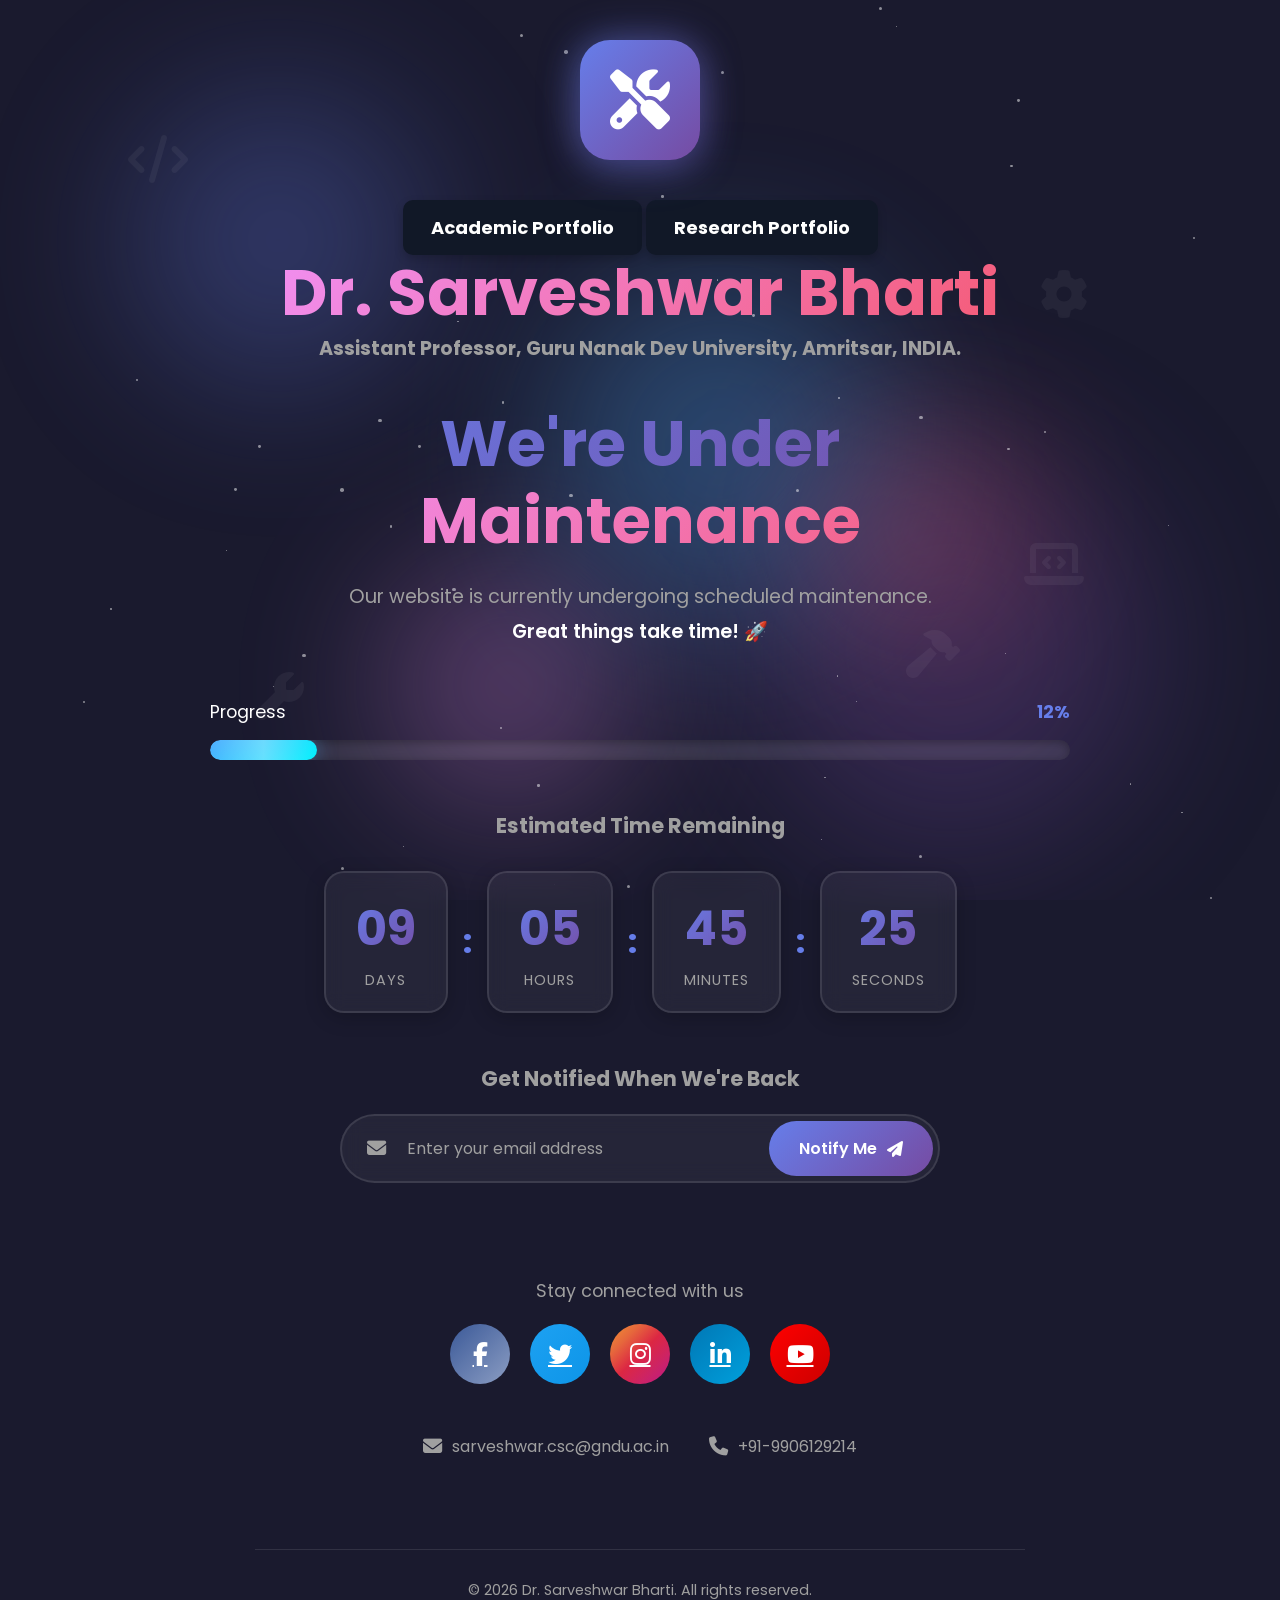
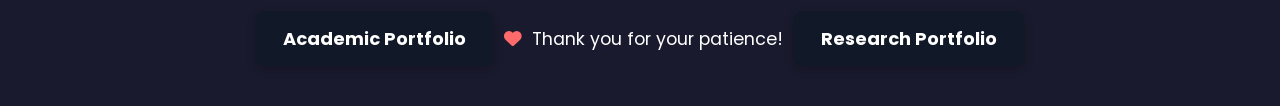
<file: index.html>
<!DOCTYPE html>
<html lang="en">
<head>
    <meta charset="UTF-8">
    <meta name="viewport" content="width=device-width, initial-scale=1.0">
    <title>Under Maintenance - We'll Be Back Soon!</title>
    <meta name="description" content="Our website is currently under maintenance. We'll be back soon with exciting updates!">
    
    <!-- Favicon -->
    <link rel="icon" type="image/png" href="data:image/svg+xml,<svg xmlns='http://www.w3.org/2000/svg' viewBox='0 0 100 100'><text y='.9em' font-size='90'>🔧</text></svg>">
    
    <!-- Font Awesome -->
    <link rel="stylesheet" href="https://cdnjs.cloudflare.com/ajax/libs/font-awesome/6.4.0/css/all.min.css">
    
    <!-- Google Fonts -->
    <link href="https://fonts.googleapis.com/css2?family=Poppins:wght@300;400;600;700&display=swap" rel="stylesheet">
    
    <!-- Stylesheet -->
    <link rel="stylesheet" href="css/style.css">
<!-- publications button formatting-->
<style>

.pub-btn {

    display: inline-block;
    padding: 14px 28px;
    background: #111827;
    color: white;
    text-decoration: none;
    border-radius: 10px;
    font-size: 18px;
    font-weight: bold;

    transition: all 0.3s ease;

    box-shadow: 0 4px 10px rgba(0,0,0,0.2);

}

.pub-btn:hover {

    background: #2563eb;

    transform: translateY(-4px) scale(1.05);

    box-shadow: 0 8px 18px rgba(0,0,0,0.3);

}

.pub-btn:active {

    transform: scale(0.95);

}

</style>


    
</head>
<body>
    <!-- Animated Background -->
    <div class="background">
        <div class="shape shape-1"></div>
        <div class="shape shape-2"></div>
        <div class="shape shape-3"></div>
        <div class="shape shape-4"></div>
        <div class="shape shape-5"></div>
    </div>

    <!-- Particles Background -->
    <div id="particles"></div>

    <!-- Main Container -->
    <div class="container">
        <!-- Logo/Icon Section -->
        <div class="logo-section">
            <div class="construction-icon">
                <i class="fas fa-tools"></i>
            </div>
        </div>

        <!-- Main Content -->
        <div class="content">
            <a href="#" class="pub-btn">
    Academic Portfolio
</a>
<a href="publications.html" class="pub-btn">
    Research Portfolio
</a>
            
            <!-- Heading -->
            <h1 class="main-heading">
                <span class="highlight">Dr. Sarveshwar Bharti</span>
            <p class="subtitle">
                Assistant Professor, Guru Nanak Dev University, Amritsar, INDIA. 
                <br>
            </p>

                
                <span class="gradient-text">We're Under</span>
                <span class="highlight">Maintenance</span>
            </h1>

            <!-- Subtitle -->
            <p class="subtitle">
                Our website is currently undergoing scheduled maintenance. 
                <br>
                <span class="emphasis">We'll be back soon with exciting updates!</span>
            </p>
            

            <!-- Progress Bar -->
            <div class="progress-section">
                <div class="progress-text">
                    <span>Progress</span>
                    <span class="progress-percentage">0%</span>
                </div>
                <div class="progress-bar">
                    <div class="progress-fill" id="progressFill"></div>
                    <div class="progress-glow"></div>
                </div>
            </div>

            <!-- Countdown Timer -->
            <div class="countdown-section">
                <h3>Estimated Time Remaining</h3>
                <div class="countdown">
                    <div class="countdown-item">
                        <div class="countdown-value" id="days">00</div>
                        <div class="countdown-label">Days</div>
                    </div>
                    <div class="countdown-separator">:</div>
                    <div class="countdown-item">
                        <div class="countdown-value" id="hours">00</div>
                        <div class="countdown-label">Hours</div>
                    </div>
                    <div class="countdown-separator">:</div>
                    <div class="countdown-item">
                        <div class="countdown-value" id="minutes">00</div>
                        <div class="countdown-label">Minutes</div>
                    </div>
                    <div class="countdown-separator">:</div>
                    <div class="countdown-item">
                        <div class="countdown-value" id="seconds">00</div>
                        <div class="countdown-label">Seconds</div>
                    </div>
                </div>
            </div>

            <!-- Notify Me Section -->
            <div class="notify-section">
                <h3>Get Notified When We're Back</h3>
                <form class="notify-form" id="notifyForm">
                    <div class="input-group">
                        <i class="fas fa-envelope input-icon"></i>
                        <input 
                            type="email" 
                            id="emailInput" 
                            placeholder="Enter your email address" 
                            required
                        >
                        <button type="submit" class="notify-btn">
                            <span>Notify Me</span>
                            <i class="fas fa-paper-plane"></i>
                        </button>
                    </div>
                </form>
                <div class="form-message" id="formMessage"></div>
            </div>

            <!-- Social Links -->
            <div class="social-section">
                <p>Stay connected with us</p>
                <div class="social-links">
                    <a href="#" class="social-link facebook" title="Facebook">
                        <i class="fab fa-facebook-f"></i>
                    </a>
                    <a href="#" class="social-link twitter" title="Twitter">
                        <i class="fab fa-twitter"></i>
                    </a>
                    <a href="#" class="social-link instagram" title="Instagram">
                        <i class="fab fa-instagram"></i>
                    </a>
                    <a href="https://www.linkedin.com/in/dr-sarveshwar-bharti-488406100" class="social-link linkedin" title="LinkedIn">
                        <i class="fab fa-linkedin-in"></i>
                    </a>
                    <a href="#" class="social-link youtube" title="YouTube">
                        <i class="fab fa-youtube"></i>
                    </a>
                </div>
            </div>

            <!-- Contact Info -->
            <div class="contact-info">
                <div class="contact-item">
                    <i class="fas fa-envelope"></i>
                    <a href="mailto:sarveshwar.csc@gndu.ac.in">sarveshwar.csc@gndu.ac.in</a>
                </div>
                <div class="contact-item">
                    <i class="fas fa-phone"></i>
                    <a href="tel:+919906129214">+91-9906129214</a>
                </div>
            </div>
        </div>

        <!-- Footer -->
        <footer class="footer">
            <p>&copy; 2026 Dr. Sarveshwar Bharti. All rights reserved.</p>
            <p class="thank-you">
                <a href="#" class="pub-btn">
    Academic Portfolio
</a>
                <i class="fas fa-heart heartbeat"></i>
                Thank you for your patience!
                <a href="publications.html" class="pub-btn">
    Research Portfolio
</a>
            </p>
        </footer>
    </div>

    <!-- Floating Elements -->
    <div class="floating-icons">
        <i class="fas fa-code floating-icon icon-1"></i>
        <i class="fas fa-laptop-code floating-icon icon-2"></i>
        <i class="fas fa-cog floating-icon icon-3"></i>
        <i class="fas fa-wrench floating-icon icon-4"></i>
        <i class="fas fa-hammer floating-icon icon-5"></i>
    </div>

    <!-- Mouse Follower -->
    <div class="cursor-glow" id="cursorGlow"></div>

    <!-- JavaScript -->
    <script src="js/script.js"></script>
</body>
</html>
</file>
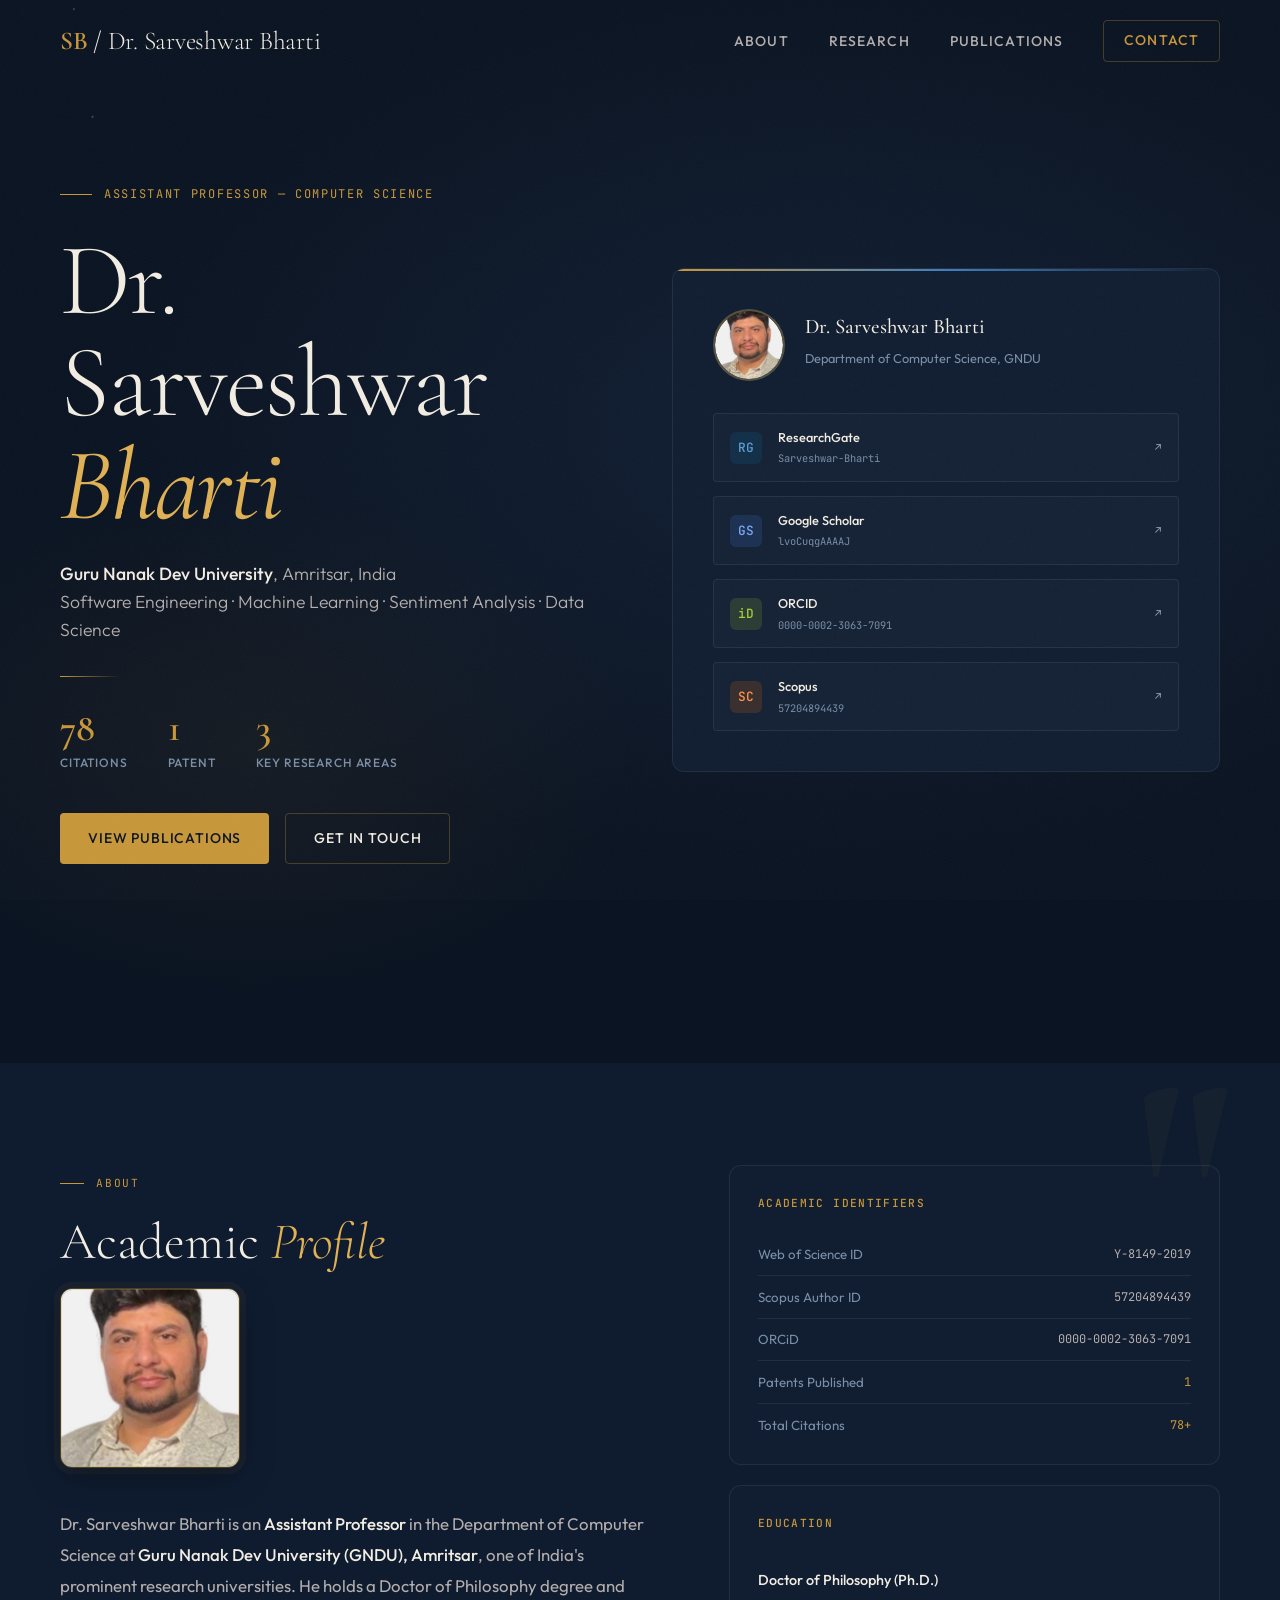
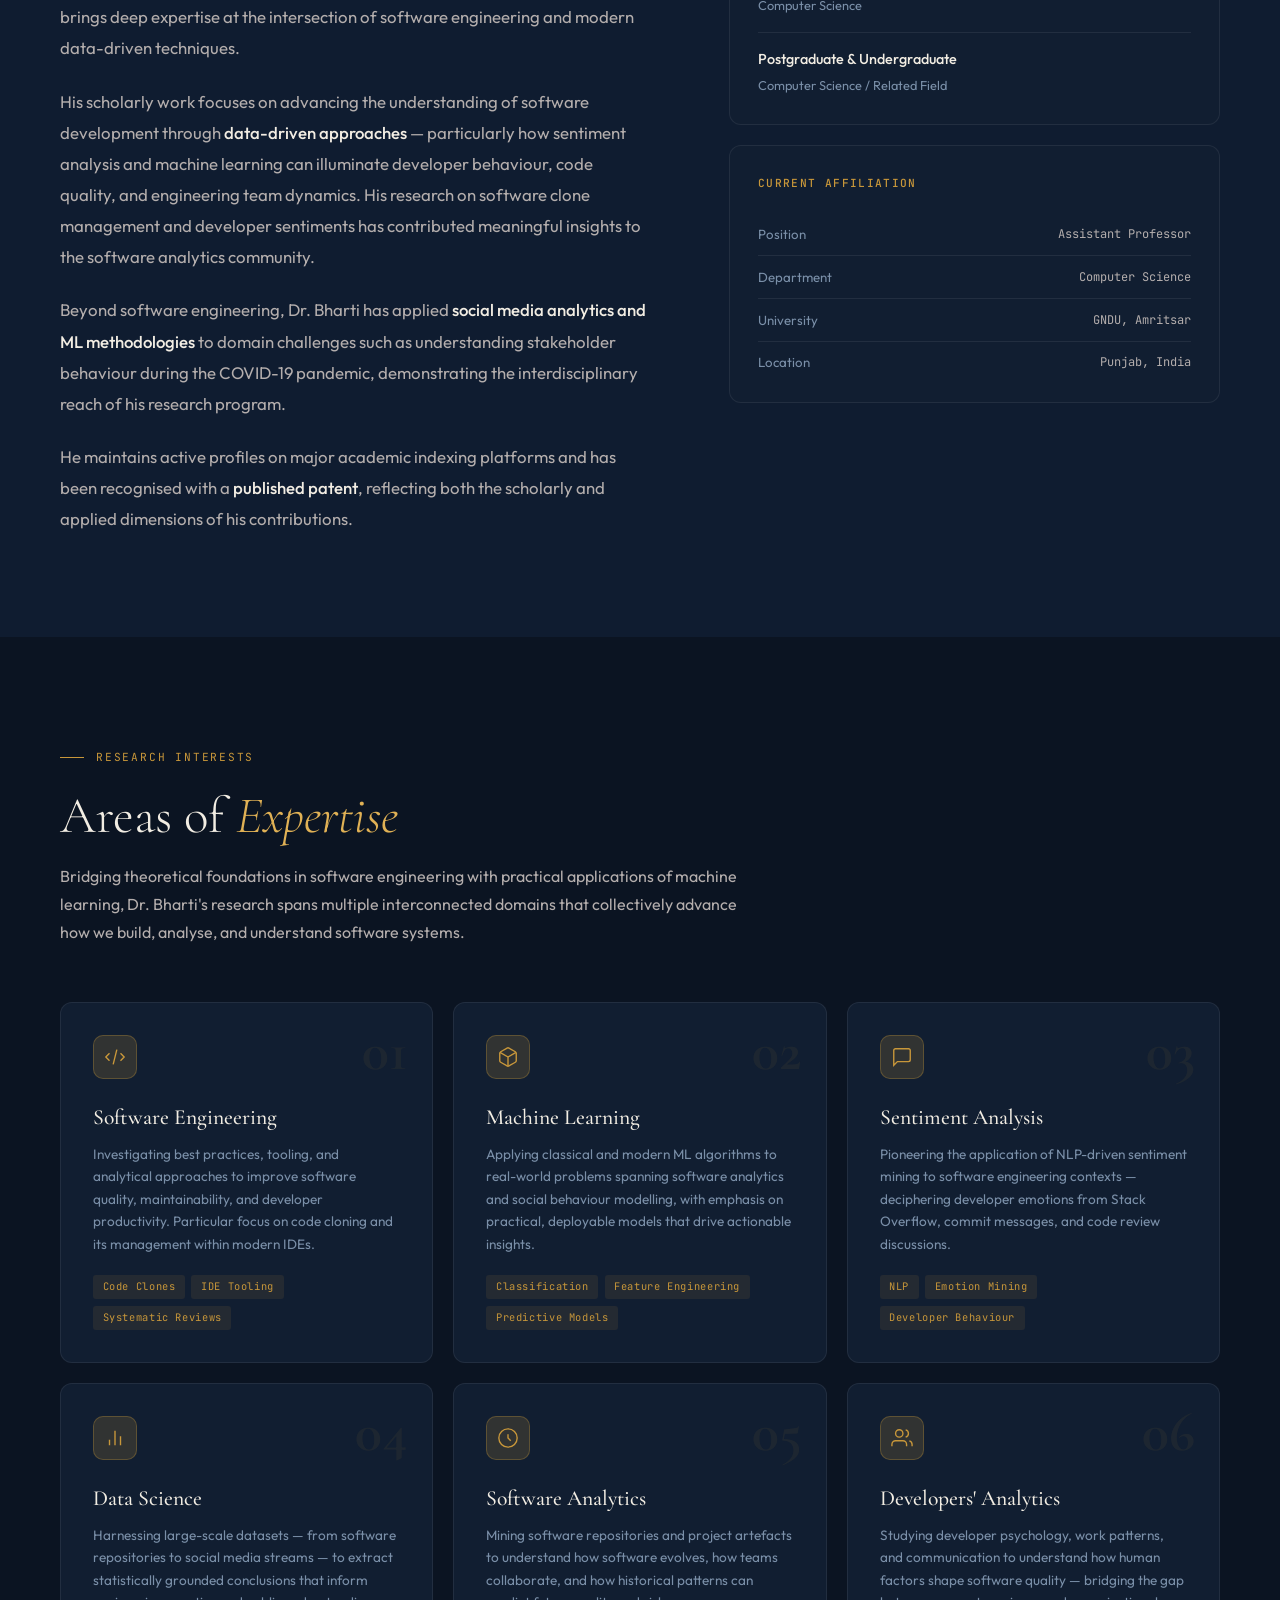
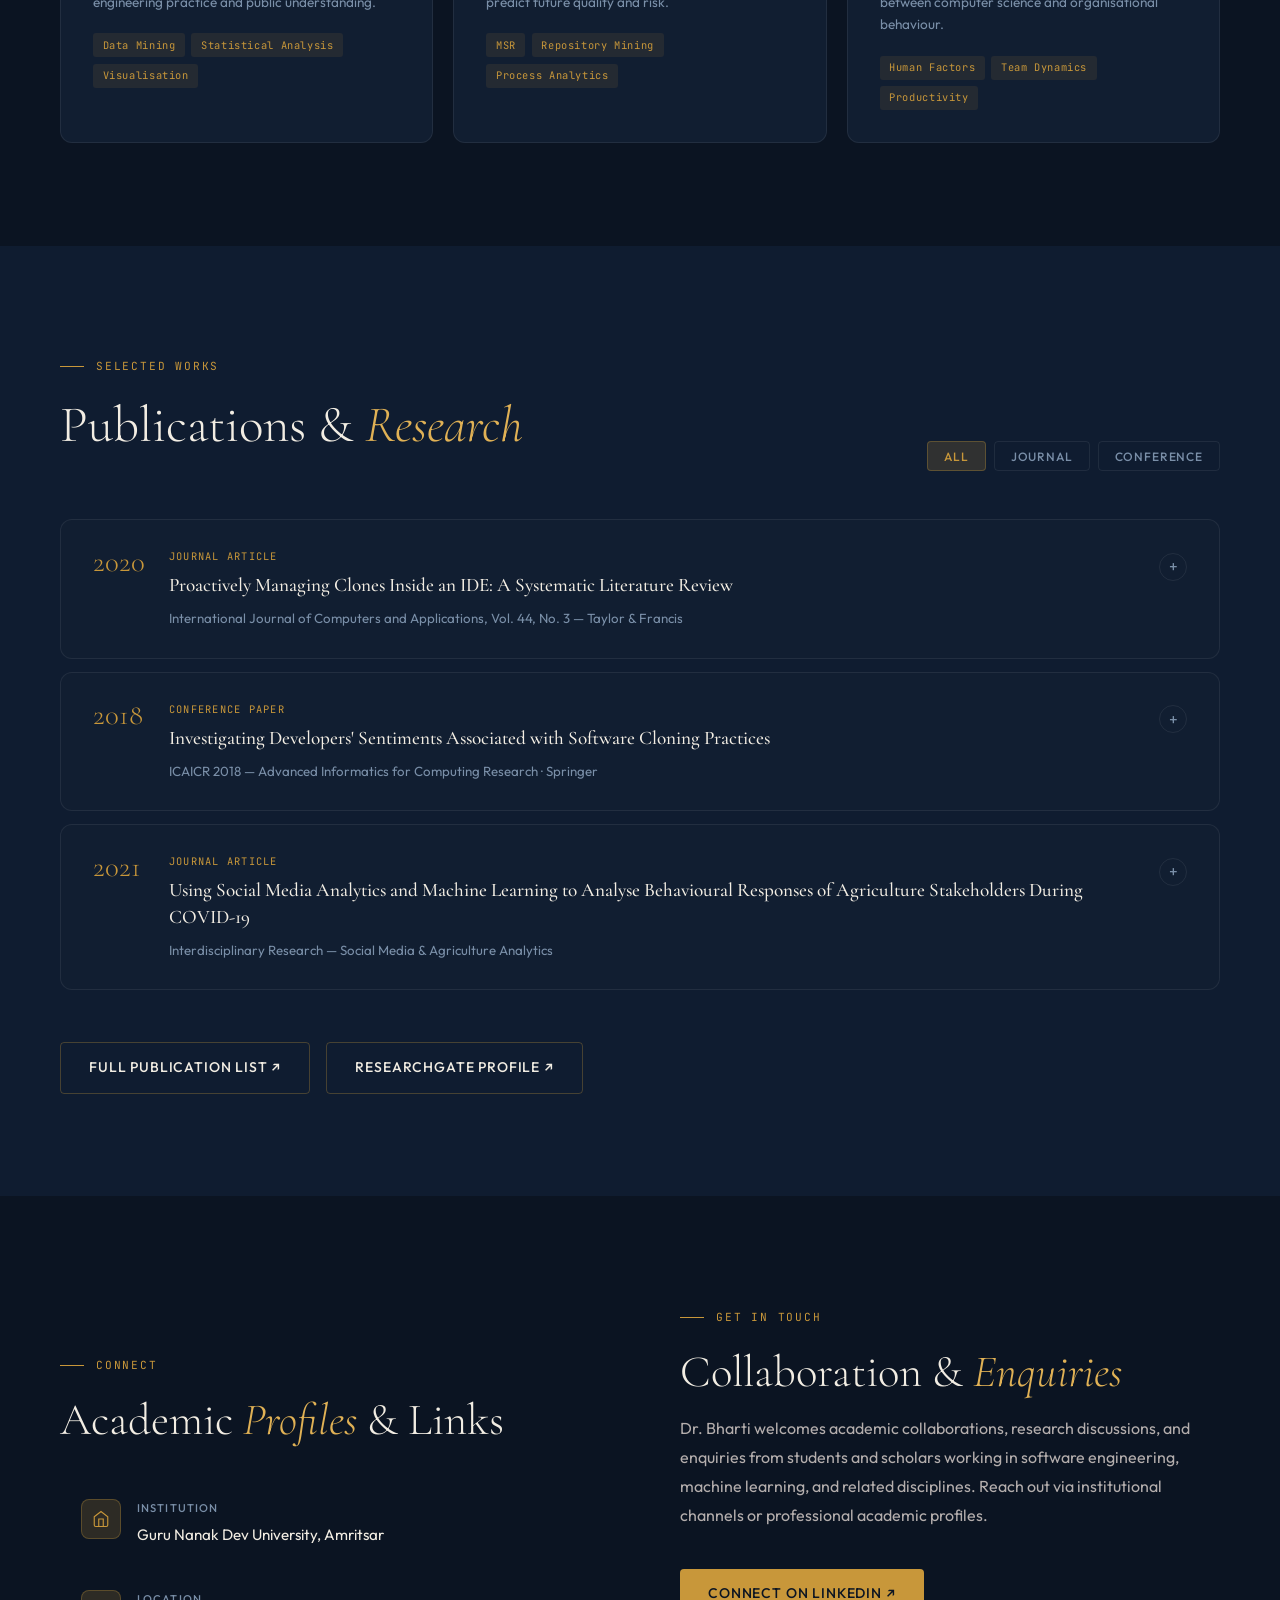
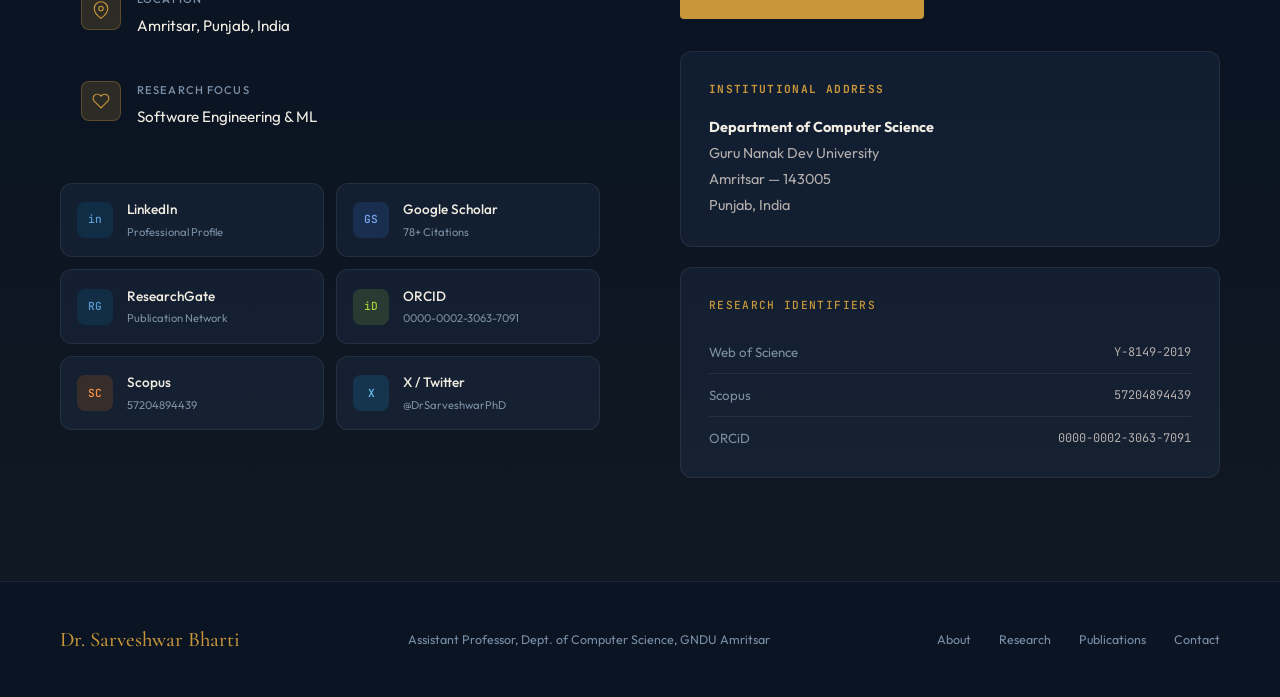
<file: index1.html>
<!DOCTYPE html>
<html lang="en">
<head>
  <meta charset="UTF-8">
  <meta name="viewport" content="width=device-width, initial-scale=1.0">
  <title>Dr. Sarveshwar Bharti — Computer Science, GNDU</title>
  <meta name="description" content="Dr. Sarveshwar Bharti — Assistant Professor, Department of Computer Science, Guru Nanak Dev University, Amritsar. Research in Software Engineering, Machine Learning, Sentiment Analysis.">
  <link rel="preconnect" href="https://fonts.googleapis.com">
  <link rel="preconnect" href="https://fonts.gstatic.com" crossorigin>
  <link href="https://fonts.googleapis.com/css2?family=Cormorant+Garamond:ital,wght@0,300;0,400;0,500;0,600;0,700;1,300;1,400;1,500;1,600&family=Outfit:wght@300;400;500;600&family=JetBrains+Mono:wght@300;400;500&display=swap" rel="stylesheet">

  <style>
    /* ─── TOKENS ─────────────────────────────────────────── */
    :root {
      --bg:          #0B1422;
      --bg-2:        #0F1C30;
      --bg-card:     #111E31;
      --gold:        #C8973A;
      --gold-light:  #E0B155;
      --gold-dim:    rgba(200,151,58,.18);
      --gold-border: rgba(200,151,58,.30);
      --ivory:       #F2EDE3;
      --ivory-muted: #B4AEAD;
      --slate:       #7A8FA8;
      --accent-blue: #3D7FBF;
      --border:      rgba(255,255,255,.07);

      --fs-display: clamp(3.8rem, 8vw, 7.5rem);
      --fs-h2:      clamp(2rem, 4vw, 3.2rem);
      --fs-h3:      clamp(1.25rem, 2vw, 1.6rem);
      --fs-body:    1rem;
      --fs-small:   .875rem;

      --radius: 4px;
      --radius-lg: 12px;
      --transition: 0.3s cubic-bezier(.4,0,.2,1);

      --max-w: 1240px;
    }

    /* ─── RESET ──────────────────────────────────────────── */
    *, *::before, *::after { box-sizing: border-box; margin: 0; padding: 0; }
    html { scroll-behavior: smooth; }
    body {
      font-family: 'Outfit', sans-serif;
      background: var(--bg);
      color: var(--ivory);
      line-height: 1.7;
      overflow-x: hidden;
      -webkit-font-smoothing: antialiased;
    }
    a { color: inherit; text-decoration: none; }
    ul { list-style: none; }
    img { display: block; max-width: 100%; }

    /* ─── GRAIN OVERLAY ───────────────────────────────────── */
    body::before {
      content: '';
      position: fixed;
      inset: 0;
      pointer-events: none;
      z-index: 9999;
      opacity: .03;
      background-image: url("data:image/svg+xml,%3Csvg viewBox='0 0 256 256' xmlns='http://www.w3.org/2000/svg'%3E%3Cfilter id='noise'%3E%3CfeTurbulence type='fractalNoise' baseFrequency='0.9' numOctaves='4' stitchTiles='stitch'/%3E%3C/filter%3E%3Crect width='100%25' height='100%25' filter='url(%23noise)'/%3E%3C/svg%3E");
      background-size: 200px;
    }

    /* ─── SCROLLBAR ───────────────────────────────────────── */
    ::-webkit-scrollbar { width: 4px; }
    ::-webkit-scrollbar-track { background: var(--bg); }
    ::-webkit-scrollbar-thumb { background: var(--gold-border); border-radius: 2px; }

    /* ─── UTILITY ─────────────────────────────────────────── */
    .container { max-width: var(--max-w); margin-inline: auto; padding-inline: clamp(1.25rem, 5vw, 2.5rem); }
    .gold-text { color: var(--gold); }
    .mono { font-family: 'JetBrains Mono', monospace; }

    .reveal {
      opacity: 0;
      transform: translateY(28px);
      transition: opacity .7s ease, transform .7s ease;
    }
    .reveal.visible {
      opacity: 1;
      transform: none;
    }
    .reveal-delay-1 { transition-delay: .1s; }
    .reveal-delay-2 { transition-delay: .2s; }
    .reveal-delay-3 { transition-delay: .3s; }
    .reveal-delay-4 { transition-delay: .4s; }
    .reveal-delay-5 { transition-delay: .5s; }

    /* ─── NAV ─────────────────────────────────────────────── */
    #nav {
      position: fixed;
      top: 0; left: 0; right: 0;
      z-index: 1000;
      transition: background var(--transition), backdrop-filter var(--transition), box-shadow var(--transition);
      padding: 1.25rem 0;
    }
    #nav.scrolled {
      background: rgba(11,20,34,.9);
      backdrop-filter: blur(16px) saturate(160%);
      box-shadow: 0 1px 0 var(--border);
    }
    #nav .container {
      display: flex;
      align-items: center;
      justify-content: space-between;
    }
    .nav-logo {
      font-family: 'Cormorant Garamond', serif;
      font-size: 1.6rem;
      font-weight: 600;
      letter-spacing: -.01em;
      color: var(--gold);
      line-height: 1;
    }
    .nav-logo span { color: var(--ivory); font-weight: 300; }
    .nav-links {
      display: flex;
      gap: 2.5rem;
      align-items: center;
    }
    .nav-links a {
      font-size: .875rem;
      font-weight: 500;
      letter-spacing: .08em;
      text-transform: uppercase;
      color: var(--ivory-muted);
      transition: color var(--transition);
      position: relative;
    }
    .nav-links a::after {
      content: '';
      position: absolute;
      bottom: -2px; left: 0; right: 0;
      height: 1px;
      background: var(--gold);
      transform: scaleX(0);
      transform-origin: left;
      transition: transform var(--transition);
    }
    .nav-links a:hover { color: var(--ivory); }
    .nav-links a:hover::after { transform: scaleX(1); }

    .nav-cta {
      display: inline-flex;
      align-items: center;
      gap: .5rem;
      padding: .5rem 1.25rem;
      border: 1px solid var(--gold-border);
      border-radius: var(--radius);
      font-size: .8rem;
      font-weight: 500;
      letter-spacing: .08em;
      text-transform: uppercase;
      color: var(--gold) !important;
      transition: background var(--transition), border-color var(--transition) !important;
    }
    .nav-cta:hover { background: var(--gold-dim); border-color: var(--gold) !important; }
    .nav-cta::after { display: none !important; }

    .nav-hamburger {
      display: none;
      flex-direction: column;
      gap: 5px;
      cursor: pointer;
      padding: .5rem;
    }
    .nav-hamburger span {
      display: block; width: 24px; height: 1.5px;
      background: var(--ivory);
      transition: transform var(--transition), opacity var(--transition);
    }
    .nav-hamburger.active span:nth-child(1) { transform: translateY(6.5px) rotate(45deg); }
    .nav-hamburger.active span:nth-child(2) { opacity: 0; }
    .nav-hamburger.active span:nth-child(3) { transform: translateY(-6.5px) rotate(-45deg); }

    .nav-mobile {
      display: none;
      position: fixed;
      inset: 0;
      background: rgba(11,20,34,.97);
      backdrop-filter: blur(20px);
      z-index: 999;
      flex-direction: column;
      align-items: center;
      justify-content: center;
      gap: 2rem;
    }
    .nav-mobile.open { display: flex; }
    .nav-mobile a {
      font-family: 'Cormorant Garamond', serif;
      font-size: 2.5rem;
      font-weight: 300;
      color: var(--ivory-muted);
      transition: color var(--transition);
    }
    .nav-mobile a:hover { color: var(--gold); }

    /* ─── HERO ────────────────────────────────────────────── */
    #hero {
      position: relative;
      min-height: 100vh;
      display: flex;
      align-items: center;
      overflow: hidden;
      padding-top: 5rem;
    }

    #hero-canvas {
      position: absolute;
      inset: 0;
      pointer-events: none;
    }

    .hero-bg-gradient {
      position: absolute;
      inset: 0;
      background: radial-gradient(ellipse 80% 60% at 65% 40%, rgba(60,100,160,.15) 0%, transparent 70%),
                  radial-gradient(ellipse 50% 40% at 20% 70%, rgba(200,151,58,.06) 0%, transparent 60%);
    }

    .hero-inner {
      position: relative;
      z-index: 1;
      width: 100%;
      display: grid;
      grid-template-columns: 1fr 1fr;
      gap: 4rem;
      align-items: center;
      padding-block: 6rem;
    }

    .hero-content {}

    .hero-eyebrow {
      display: inline-flex;
      align-items: center;
      gap: .75rem;
      font-family: 'JetBrains Mono', monospace;
      font-size: .75rem;
      font-weight: 400;
      letter-spacing: .14em;
      text-transform: uppercase;
      color: var(--gold);
      margin-bottom: 1.5rem;
      opacity: 0;
      animation: fadeUp .8s .2s ease forwards;
    }
    .hero-eyebrow::before {
      content: '';
      display: block;
      width: 32px; height: 1px;
      background: var(--gold);
    }

    .hero-name {
      font-family: 'Cormorant Garamond', serif;
      font-size: var(--fs-display);
      font-weight: 300;
      line-height: 1.0;
      letter-spacing: -.02em;
      color: var(--ivory);
      opacity: 0;
      animation: fadeUp .9s .35s ease forwards;
    }
    .hero-name em {
      font-style: italic;
      color: var(--gold-light);
      font-weight: 400;
    }

    .hero-title {
      margin-top: 1.5rem;
      font-size: 1.1rem;
      font-weight: 300;
      color: var(--ivory-muted);
      line-height: 1.6;
      opacity: 0;
      animation: fadeUp .9s .5s ease forwards;
    }
    .hero-title strong {
      color: var(--ivory);
      font-weight: 500;
    }

    .hero-divider {
      width: 60px; height: 1px;
      background: linear-gradient(90deg, var(--gold), transparent);
      margin-block: 2rem;
      opacity: 0;
      animation: fadeUp .6s .65s ease forwards;
    }

    .hero-stats {
      display: flex;
      gap: 2.5rem;
      opacity: 0;
      animation: fadeUp .9s .75s ease forwards;
    }
    .hero-stat-num {
      font-family: 'Cormorant Garamond', serif;
      font-size: 2.4rem;
      font-weight: 600;
      color: var(--gold);
      line-height: 1;
    }
    .hero-stat-label {
      font-size: .75rem;
      font-weight: 500;
      letter-spacing: .07em;
      text-transform: uppercase;
      color: var(--slate);
      margin-top: .3rem;
    }

    .hero-actions {
      display: flex;
      flex-wrap: wrap;
      gap: 1rem;
      margin-top: 2.5rem;
      opacity: 0;
      animation: fadeUp .9s .9s ease forwards;
    }

    .btn {
      display: inline-flex;
      align-items: center;
      gap: .5rem;
      padding: .8rem 1.75rem;
      border-radius: var(--radius);
      font-size: .875rem;
      font-weight: 500;
      letter-spacing: .06em;
      text-transform: uppercase;
      cursor: pointer;
      transition: all var(--transition);
      border: none;
    }
    .btn-gold {
      background: var(--gold);
      color: var(--bg);
    }
    .btn-gold:hover {
      background: var(--gold-light);
      transform: translateY(-2px);
      box-shadow: 0 8px 24px rgba(200,151,58,.3);
    }
    .btn-outline {
      background: transparent;
      border: 1px solid var(--gold-border);
      color: var(--ivory);
    }
    .btn-outline:hover {
      border-color: var(--gold);
      background: var(--gold-dim);
      transform: translateY(-2px);
    }

    .hero-right {
      position: relative;
      opacity: 0;
      animation: fadeIn 1.2s .6s ease forwards;
    }

    .hero-card {
      background: var(--bg-card);
      border: 1px solid var(--border);
      border-radius: var(--radius-lg);
      padding: 2.5rem;
      position: relative;
      overflow: hidden;
    }
    .hero-card::before {
      content: '';
      position: absolute;
      top: 0; left: 0; right: 0;
      height: 2px;
      background: linear-gradient(90deg, var(--gold), var(--accent-blue), transparent);
    }

    .hero-card-header {
      display: flex;
      align-items: flex-start;
      gap: 1.25rem;
      margin-bottom: 2rem;
    }
    .hero-avatar {
      width: 72px; height: 72px;
      border-radius: 50%;
      background: linear-gradient(135deg, var(--gold-dim), rgba(61,127,191,.2));
      border: 2px solid var(--gold-border);
      display: flex;
      align-items: center;
      justify-content: center;
      flex-shrink: 0;
      font-family: 'Cormorant Garamond', serif;
      font-size: 1.8rem;
      font-weight: 600;
      color: var(--gold);
      overflow: hidden;
    }
    .hero-avatar img {
      width: 100%;
      height: 100%;
      object-fit: cover;
      border-radius: 50%;
    }

    /* ─── PROFILE PHOTO ───────────────────────────── */
    .about-photo-wrap {
      display: flex;
      flex-direction: column;
      align-items: flex-start;
      gap: 1.25rem;
      margin-bottom: 2.5rem;
    }
    .about-photo {
      position: relative;
      width: 180px;
      height: 180px;
      border-radius: var(--radius-lg);
      overflow: hidden;
      flex-shrink: 0;
      border: 1px solid var(--gold-border);
      box-shadow: 0 8px 32px rgba(0,0,0,.35), 0 0 0 6px rgba(200,151,58,.06);
    }
    .about-photo img {
      width: 100%;
      height: 100%;
      object-fit: cover;
      display: block;
    }
    .about-photo-fallback {
      width: 100%;
      height: 100%;
      display: flex;
      align-items: center;
      justify-content: center;
      background: linear-gradient(135deg, rgba(200,151,58,.12), rgba(61,127,191,.12));
      font-family: 'Cormorant Garamond', serif;
      font-size: 4rem;
      font-weight: 600;
      color: var(--gold);
      letter-spacing: -.03em;
    }
    .about-photo::after {
      content: '';
      position: absolute;
      inset: 0;
      border-radius: var(--radius-lg);
      border: 1px solid var(--gold-border);
      pointer-events: none;
    }
    .hero-card-info .name {
      font-family: 'Cormorant Garamond', serif;
      font-size: 1.3rem;
      font-weight: 500;
      color: var(--ivory);
    }
    .hero-card-info .role {
      font-size: .8rem;
      color: var(--slate);
      margin-top: .2rem;
    }

    .profile-links {
      display: flex;
      flex-direction: column;
      gap: .9rem;
    }
    .profile-link {
      display: flex;
      align-items: center;
      gap: 1rem;
      padding: .8rem 1rem;
      border-radius: var(--radius);
      border: 1px solid var(--border);
      background: rgba(255,255,255,.02);
      transition: all var(--transition);
      cursor: pointer;
    }
    .profile-link:hover {
      border-color: var(--gold-border);
      background: var(--gold-dim);
      transform: translateX(4px);
    }
    .profile-link-icon {
      width: 32px; height: 32px;
      border-radius: 6px;
      display: flex;
      align-items: center;
      justify-content: center;
      flex-shrink: 0;
      font-size: .8rem;
      font-family: 'JetBrains Mono', monospace;
      font-weight: 500;
    }
    .pl-rg  .profile-link-icon { background: rgba(0,119,181,.15); color: #5B9CD4; }
    .pl-gs  .profile-link-icon { background: rgba(66,133,244,.15); color: #7BA7F4; }
    .pl-orcid .profile-link-icon { background: rgba(166,206,57,.15); color: #A6CE39; }
    .pl-sc  .profile-link-icon { background: rgba(255,112,0,.15); color: #FF9348; }

    .profile-link-text .title { font-size: .8rem; font-weight: 500; color: var(--ivory); }
    .profile-link-text .id {
      font-family: 'JetBrains Mono', monospace;
      font-size: .65rem;
      color: var(--slate);
      margin-top: .1rem;
    }
    .profile-link-arrow { margin-left: auto; color: var(--slate); font-size: .75rem; transition: transform var(--transition); }
    .profile-link:hover .profile-link-arrow { transform: translateX(3px); color: var(--gold); }

    /* ─── SECTION SHARED ──────────────────────────────────── */
    section { padding-block: clamp(4rem, 8vw, 7rem); }

    .section-label {
      display: inline-flex;
      align-items: center;
      gap: .75rem;
      font-family: 'JetBrains Mono', monospace;
      font-size: .7rem;
      font-weight: 400;
      letter-spacing: .16em;
      text-transform: uppercase;
      color: var(--gold);
      margin-bottom: 1.25rem;
    }
    .section-label::before {
      content: '';
      display: block;
      width: 24px; height: 1px;
      background: var(--gold);
    }

    .section-heading {
      font-family: 'Cormorant Garamond', serif;
      font-size: var(--fs-h2);
      font-weight: 300;
      line-height: 1.15;
      color: var(--ivory);
      margin-bottom: 1rem;
    }
    .section-heading em { font-style: italic; color: var(--gold-light); }

    /* ─── ABOUT ───────────────────────────────────────────── */
    #about { background: var(--bg-2); position: relative; overflow: hidden; }
    #about::before {
      content: '"';
      position: absolute;
      top: -2rem; right: 3rem;
      font-family: 'Cormorant Garamond', serif;
      font-size: 20rem;
      font-weight: 700;
      color: rgba(200,151,58,.04);
      line-height: 1;
      pointer-events: none;
      user-select: none;
    }

    .about-grid {
      display: grid;
      grid-template-columns: 1.2fr 1fr;
      gap: 5rem;
      align-items: start;
    }

    .about-text p {
      color: var(--ivory-muted);
      line-height: 1.85;
      font-size: 1.05rem;
      margin-bottom: 1.4rem;
    }
    .about-text p:last-child { margin-bottom: 0; }
    .about-text p strong { color: var(--ivory); font-weight: 500; }
    .about-text a { color: var(--gold); border-bottom: 1px solid var(--gold-border); transition: border-color var(--transition); }
    .about-text a:hover { border-color: var(--gold); }

    .about-sidebar {}
    .about-sidebar-card {
      background: var(--bg-card);
      border: 1px solid var(--border);
      border-radius: var(--radius-lg);
      padding: 1.75rem;
      margin-bottom: 1.25rem;
    }
    .about-sidebar-card:last-child { margin-bottom: 0; }
    .about-sidebar-card h4 {
      font-size: .7rem;
      font-weight: 500;
      letter-spacing: .12em;
      text-transform: uppercase;
      color: var(--gold);
      margin-bottom: 1.25rem;
      font-family: 'JetBrains Mono', monospace;
    }

    .identifier-row {
      display: flex;
      justify-content: space-between;
      align-items: center;
      padding-block: .6rem;
      border-bottom: 1px solid var(--border);
      font-size: .83rem;
    }
    .identifier-row:last-child { border-bottom: none; padding-bottom: 0; }
    .identifier-row .key { color: var(--slate); }
    .identifier-row .val {
      font-family: 'JetBrains Mono', monospace;
      font-size: .75rem;
      color: var(--ivory-muted);
    }

    .edu-item {
      padding: .9rem 0;
      border-bottom: 1px solid var(--border);
    }
    .edu-item:last-child { border-bottom: none; padding-bottom: 0; }
    .edu-degree {
      font-size: .9rem;
      font-weight: 500;
      color: var(--ivory);
    }
    .edu-institution {
      font-size: .8rem;
      color: var(--slate);
      margin-top: .2rem;
    }

    /* ─── RESEARCH ────────────────────────────────────────── */
    #research {}

    .research-intro {
      max-width: 680px;
      color: var(--ivory-muted);
      line-height: 1.75;
      margin-top: 1rem;
      margin-bottom: 3.5rem;
    }

    .research-grid {
      display: grid;
      grid-template-columns: repeat(3, 1fr);
      gap: 1.25rem;
    }

    .research-card {
      background: var(--bg-card);
      border: 1px solid var(--border);
      border-radius: var(--radius-lg);
      padding: 2rem;
      transition: all var(--transition);
      cursor: default;
      position: relative;
      overflow: hidden;
      group: true;
    }
    .research-card::after {
      content: '';
      position: absolute;
      bottom: 0; left: 0; right: 0;
      height: 2px;
      background: var(--gold);
      transform: scaleX(0);
      transform-origin: left;
      transition: transform var(--transition);
    }
    .research-card:hover {
      border-color: var(--gold-border);
      transform: translateY(-4px);
      box-shadow: 0 16px 48px rgba(0,0,0,.3);
    }
    .research-card:hover::after { transform: scaleX(1); }

    .rc-icon {
      width: 44px; height: 44px;
      border-radius: 10px;
      background: var(--gold-dim);
      border: 1px solid var(--gold-border);
      display: flex;
      align-items: center;
      justify-content: center;
      margin-bottom: 1.5rem;
    }
    .rc-icon svg { width: 22px; height: 22px; }
    .rc-num {
      position: absolute;
      top: 1.25rem; right: 1.5rem;
      font-family: 'Cormorant Garamond', serif;
      font-size: 3.5rem;
      font-weight: 700;
      color: rgba(200,151,58,.07);
      line-height: 1;
      pointer-events: none;
    }
    .rc-title {
      font-family: 'Cormorant Garamond', serif;
      font-size: 1.35rem;
      font-weight: 500;
      color: var(--ivory);
      margin-bottom: .75rem;
      line-height: 1.3;
    }
    .rc-desc {
      font-size: .85rem;
      color: var(--slate);
      line-height: 1.65;
    }
    .rc-tags {
      display: flex;
      flex-wrap: wrap;
      gap: .4rem;
      margin-top: 1.25rem;
    }
    .rc-tag {
      font-size: .65rem;
      font-family: 'JetBrains Mono', monospace;
      padding: .2rem .6rem;
      border-radius: 3px;
      background: rgba(200,151,58,.1);
      color: var(--gold);
      letter-spacing: .06em;
    }

    /* ─── PUBLICATIONS ────────────────────────────────────── */
    #publications { background: var(--bg-2); }

    .publications-header {
      display: flex;
      justify-content: space-between;
      align-items: flex-end;
      flex-wrap: wrap;
      gap: 1.5rem;
      margin-bottom: 3rem;
    }
    .pub-filter {
      display: flex;
      gap: .5rem;
      flex-wrap: wrap;
    }
    .pub-filter-btn {
      padding: .4rem 1rem;
      border-radius: var(--radius);
      border: 1px solid var(--border);
      background: transparent;
      color: var(--slate);
      font-size: .75rem;
      font-weight: 500;
      letter-spacing: .07em;
      text-transform: uppercase;
      cursor: pointer;
      font-family: 'Outfit', sans-serif;
      transition: all var(--transition);
    }
    .pub-filter-btn:hover, .pub-filter-btn.active {
      border-color: var(--gold-border);
      background: var(--gold-dim);
      color: var(--gold);
    }

    .pub-list { display: flex; flex-direction: column; gap: 1px; }

    .pub-item {
      background: var(--bg-card);
      border: 1px solid var(--border);
      border-radius: var(--radius-lg);
      overflow: hidden;
      transition: border-color var(--transition);
      margin-bottom: .75rem;
    }
    .pub-item:hover { border-color: var(--gold-border); }

    .pub-header {
      display: flex;
      align-items: flex-start;
      gap: 1.5rem;
      padding: 1.75rem 2rem;
      cursor: pointer;
      transition: background var(--transition);
    }
    .pub-header:hover { background: rgba(255,255,255,.02); }

    .pub-year {
      font-family: 'Cormorant Garamond', serif;
      font-size: 1.8rem;
      font-weight: 300;
      color: var(--gold);
      line-height: 1;
      min-width: 52px;
      flex-shrink: 0;
    }
    .pub-content { flex: 1; }
    .pub-type {
      font-size: .65rem;
      font-family: 'JetBrains Mono', monospace;
      letter-spacing: .12em;
      text-transform: uppercase;
      color: var(--gold);
      margin-bottom: .4rem;
    }
    .pub-title {
      font-family: 'Cormorant Garamond', serif;
      font-size: 1.2rem;
      font-weight: 500;
      color: var(--ivory);
      line-height: 1.4;
      margin-bottom: .5rem;
    }
    .pub-venue {
      font-size: .83rem;
      color: var(--slate);
    }
    .pub-toggle {
      width: 28px; height: 28px;
      border-radius: 50%;
      border: 1px solid var(--border);
      display: flex;
      align-items: center;
      justify-content: center;
      flex-shrink: 0;
      color: var(--slate);
      transition: all var(--transition);
      margin-top: .3rem;
    }
    .pub-item:hover .pub-toggle { border-color: var(--gold-border); color: var(--gold); }
    .pub-item.open .pub-toggle { background: var(--gold-dim); color: var(--gold); transform: rotate(45deg); }

    .pub-body {
      max-height: 0;
      overflow: hidden;
      transition: max-height .4s ease, padding .3s ease;
    }
    .pub-body.open { max-height: 300px; }
    .pub-body-inner {
      padding: 0 2rem 1.75rem calc(1.5rem + 52px + 2rem);
      font-size: .875rem;
      color: var(--ivory-muted);
      line-height: 1.75;
    }
    .pub-tags {
      display: flex;
      flex-wrap: wrap;
      gap: .4rem;
      margin-top: 1rem;
    }
    .pub-tag {
      font-size: .65rem;
      font-family: 'JetBrains Mono', monospace;
      padding: .2rem .6rem;
      border-radius: 3px;
      background: rgba(61,127,191,.12);
      color: var(--accent-blue);
      letter-spacing: .06em;
    }
    .pub-link {
      display: inline-flex;
      align-items: center;
      gap: .4rem;
      margin-top: 1rem;
      font-size: .8rem;
      color: var(--gold);
      transition: gap var(--transition);
    }
    .pub-link:hover { gap: .6rem; }

    /* ─── CONTACT ─────────────────────────────────────────── */
    #contact {
      position: relative;
      overflow: hidden;
    }
    #contact::before {
      content: '';
      position: absolute;
      bottom: 0; left: 0; right: 0; top: 50%;
      background: linear-gradient(to bottom, transparent, rgba(200,151,58,.03));
      pointer-events: none;
    }

    .contact-grid {
      display: grid;
      grid-template-columns: 1fr 1fr;
      gap: 5rem;
      align-items: center;
    }

    .contact-info-card {
      display: flex;
      align-items: flex-start;
      gap: 1rem;
      padding: 1.25rem;
      border-radius: var(--radius-lg);
      border: 1px solid transparent;
      transition: all var(--transition);
      cursor: default;
    }
    .contact-info-card:hover {
      border-color: var(--gold-border);
      background: var(--gold-dim);
    }
    .cic-icon {
      width: 40px; height: 40px;
      border-radius: 8px;
      background: var(--gold-dim);
      border: 1px solid var(--gold-border);
      display: flex; align-items: center; justify-content: center;
      flex-shrink: 0;
    }
    .cic-icon svg { width: 18px; height: 18px; }
    .cic-label { font-size: .7rem; font-weight: 500; letter-spacing: .1em; text-transform: uppercase; color: var(--slate); margin-bottom: .25rem; }
    .cic-value { font-size: .95rem; color: var(--ivory); }

    .social-grid {
      display: grid;
      grid-template-columns: 1fr 1fr;
      gap: .75rem;
      margin-top: 2rem;
    }
    .social-card {
      display: flex;
      align-items: center;
      gap: .85rem;
      padding: .9rem 1rem;
      background: var(--bg-card);
      border: 1px solid var(--border);
      border-radius: var(--radius-lg);
      transition: all var(--transition);
      cursor: pointer;
    }
    .social-card:hover {
      border-color: var(--gold-border);
      background: var(--gold-dim);
      transform: translateY(-2px);
    }
    .social-card-icon {
      width: 36px; height: 36px;
      border-radius: 8px;
      display: flex; align-items: center; justify-content: center;
      flex-shrink: 0;
      font-size: .7rem;
      font-family: 'JetBrains Mono', monospace;
      font-weight: 500;
    }
    .sc-linkedin .social-card-icon { background: rgba(0,119,181,.15); color: #5B9CD4; }
    .sc-rg      .social-card-icon { background: rgba(0,119,181,.15); color: #5B9CD4; }
    .sc-gs      .social-card-icon { background: rgba(66,133,244,.15); color: #7BA7F4; }
    .sc-orcid   .social-card-icon { background: rgba(166,206,57,.15); color: #A6CE39; }
    .sc-scopus  .social-card-icon { background: rgba(255,112,0,.15); color: #FF9348; }
    .sc-twitter .social-card-icon { background: rgba(29,161,242,.15); color: #68C4F2; }
    .social-card-title { font-size: .85rem; font-weight: 500; color: var(--ivory); }
    .social-card-sub   { font-size: .7rem; color: var(--slate); margin-top: .1rem; }

    .contact-right {}
    .contact-right .section-heading { font-size: clamp(1.8rem, 3.5vw, 2.8rem); }

    .contact-desc {
      color: var(--ivory-muted);
      line-height: 1.8;
      margin-top: 1rem;
      margin-bottom: 2.5rem;
    }

    .contact-office {
      background: var(--bg-card);
      border: 1px solid var(--border);
      border-radius: var(--radius-lg);
      padding: 1.75rem;
      margin-top: 2rem;
    }
    .contact-office h4 {
      font-size: .7rem;
      font-family: 'JetBrains Mono', monospace;
      letter-spacing: .12em;
      text-transform: uppercase;
      color: var(--gold);
      margin-bottom: 1rem;
    }
    .contact-office p {
      font-size: .9rem;
      color: var(--ivory-muted);
      line-height: 1.8;
    }
    .contact-office p strong { color: var(--ivory); }

    /* ─── FOOTER ──────────────────────────────────────────── */
    footer {
      padding-block: 2.5rem;
      border-top: 1px solid var(--border);
    }
    .footer-inner {
      display: flex;
      justify-content: space-between;
      align-items: center;
      flex-wrap: wrap;
      gap: 1rem;
    }
    .footer-logo {
      font-family: 'Cormorant Garamond', serif;
      font-size: 1.3rem;
      font-weight: 500;
      color: var(--gold);
    }
    .footer-copy {
      font-size: .78rem;
      color: var(--slate);
    }
    .footer-links {
      display: flex;
      gap: 1.75rem;
    }
    .footer-links a {
      font-size: .78rem;
      color: var(--slate);
      transition: color var(--transition);
    }
    .footer-links a:hover { color: var(--ivory); }

    /* ─── BACK TO TOP ─────────────────────────────────────── */
    #btt {
      position: fixed;
      bottom: 2rem; right: 2rem;
      width: 44px; height: 44px;
      border-radius: 50%;
      background: var(--bg-card);
      border: 1px solid var(--gold-border);
      display: flex; align-items: center; justify-content: center;
      cursor: pointer;
      opacity: 0;
      transform: translateY(10px);
      transition: all var(--transition);
      z-index: 100;
      color: var(--gold);
    }
    #btt.visible { opacity: 1; transform: none; }
    #btt:hover { background: var(--gold-dim); }

    /* ─── ANIMATIONS ──────────────────────────────────────── */
    @keyframes fadeUp {
      from { opacity: 0; transform: translateY(24px); }
      to   { opacity: 1; transform: none; }
    }
    @keyframes fadeIn {
      from { opacity: 0; }
      to   { opacity: 1; }
    }

    /* ─── RESPONSIVE ──────────────────────────────────────── */
    @media (max-width: 1024px) {
      .hero-inner { grid-template-columns: 1fr; gap: 3rem; }
      .hero-right { max-width: 520px; }
      .research-grid { grid-template-columns: repeat(2, 1fr); }
      .about-grid { grid-template-columns: 1fr; gap: 3rem; }
      .contact-grid { grid-template-columns: 1fr; gap: 3rem; }
    }

    @media (max-width: 768px) {
      .nav-links { display: none; }
      .nav-hamburger { display: flex; }
      .research-grid { grid-template-columns: 1fr; }
      .hero-stats { gap: 1.75rem; }
      .pub-body-inner { padding-left: 1.5rem; }
      .social-grid { grid-template-columns: 1fr; }
    }

    @media (max-width: 480px) {
      .hero-actions { flex-direction: column; }
      .btn { width: 100%; justify-content: center; }
      .pub-header { padding: 1.25rem; gap: 1rem; }
      .footer-inner { flex-direction: column; text-align: center; }
      .footer-links { flex-wrap: wrap; justify-content: center; gap: 1rem; }
    }
  </style>
</head>

<body>

  <!-- NAVIGATION -->
  <nav id="nav">
    <div class="container">
      <a href="#" class="nav-logo">SB <span>/ Dr. Sarveshwar Bharti</span></a>
      <ul class="nav-links">
        <li><a href="#about">About</a></li>
        <li><a href="#research">Research</a></li>
        <li><a href="#publications">Publications</a></li>
        <li><a href="#contact" class="nav-cta">Contact</a></li>
      </ul>
      <div class="nav-hamburger" id="hamburger" aria-label="Menu">
        <span></span><span></span><span></span>
      </div>
    </div>
  </nav>

  <!-- MOBILE NAV -->
  <div class="nav-mobile" id="mobileNav">
    <a href="#about" class="mobile-link">About</a>
    <a href="#research" class="mobile-link">Research</a>
    <a href="#publications" class="mobile-link">Publications</a>
    <a href="#contact" class="mobile-link">Contact</a>
  </div>

  <!-- HERO -->
  <section id="hero">
    <canvas id="hero-canvas"></canvas>
    <div class="hero-bg-gradient"></div>
    <div class="container">
      <div class="hero-inner">
        <div class="hero-content">
          <div class="hero-eyebrow">Assistant Professor &mdash; Computer Science</div>
          <h1 class="hero-name">
            Dr. Sarveshwar<br><em>Bharti</em>
          </h1>
          <p class="hero-title">
            <strong>Guru Nanak Dev University</strong>, Amritsar, India<br>
            Software Engineering · Machine Learning · Sentiment Analysis · Data Science
          </p>
          <div class="hero-divider"></div>
          <div class="hero-stats">
            <div class="hero-stat">
              <div class="hero-stat-num" data-count="78">0</div>
              <div class="hero-stat-label">Citations</div>
            </div>
            <div class="hero-stat">
              <div class="hero-stat-num" data-count="1">0</div>
              <div class="hero-stat-label">Patent</div>
            </div>
            <div class="hero-stat">
              <div class="hero-stat-num" data-count="3">0</div>
              <div class="hero-stat-label">Key Research Areas</div>
            </div>
          </div>
          <div class="hero-actions">
            <a href="#publications" class="btn btn-gold">View Publications</a>
            <a href="#contact" class="btn btn-outline">Get in Touch</a>
          </div>
        </div>

        <div class="hero-right">
          <div class="hero-card">
            <div class="hero-card-header">
              <div class="hero-avatar" id="heroAvatar">
                <img src="images/profile.jpeg" alt="Dr. Sarveshwar Bharti"
                     onerror="this.style.display='none';document.getElementById('heroAvatarFallback').style.display='flex';">
                <span id="heroAvatarFallback" style="display:none;width:100%;height:100%;align-items:center;justify-content:center;font-family:'Cormorant Garamond',serif;font-size:1.8rem;font-weight:600;color:var(--gold);">SB</span>
              </div>
              <div class="hero-card-info">
                <div class="name">Dr. Sarveshwar Bharti</div>
                <div class="role">Department of Computer Science, GNDU</div>
              </div>
            </div>
            <div class="profile-links">
              <a href="https://www.researchgate.net/profile/Sarveshwar-Bharti" target="_blank" rel="noopener" class="profile-link pl-rg">
                <div class="profile-link-icon">RG</div>
                <div class="profile-link-text">
                  <div class="title">ResearchGate</div>
                  <div class="id">Sarveshwar-Bharti</div>
                </div>
                <div class="profile-link-arrow">&#8599;</div>
              </a>
              <a href="https://scholar.google.com/citations?user=lvoCuqgAAAAJ&hl=en" target="_blank" rel="noopener" class="profile-link pl-gs">
                <div class="profile-link-icon">GS</div>
                <div class="profile-link-text">
                  <div class="title">Google Scholar</div>
                  <div class="id">lvoCuqgAAAAJ</div>
                </div>
                <div class="profile-link-arrow">&#8599;</div>
              </a>
              <a href="https://orcid.org/0000-0002-3063-7091" target="_blank" rel="noopener" class="profile-link pl-orcid">
                <div class="profile-link-icon">iD</div>
                <div class="profile-link-text">
                  <div class="title">ORCID</div>
                  <div class="id">0000-0002-3063-7091</div>
                </div>
                <div class="profile-link-arrow">&#8599;</div>
              </a>
              <a href="https://www.scopus.com/authid/detail.uri?authorId=57204894439" target="_blank" rel="noopener" class="profile-link pl-sc">
                <div class="profile-link-icon">SC</div>
                <div class="profile-link-text">
                  <div class="title">Scopus</div>
                  <div class="id">57204894439</div>
                </div>
                <div class="profile-link-arrow">&#8599;</div>
              </a>
            </div>
          </div>
        </div>
      </div>
    </div>
  </section>

  <!-- ABOUT -->
  <section id="about">
    <div class="container">
      <div class="about-grid">
        <div class="about-text reveal">
          <div class="section-label">About</div>
          <h2 class="section-heading">Academic <em>Profile</em></h2>

          <div class="about-photo-wrap">
            <div class="about-photo" id="aboutPhoto">
              <img src="images/profile.jpeg" alt="Dr. Sarveshwar Bharti — Assistant Professor, GNDU"
                   onerror="this.style.display='none';document.getElementById('aboutPhotoFallback').style.display='flex';">
              <div id="aboutPhotoFallback" class="about-photo-fallback" style="display:none;">SB</div>
            </div>
          </div>
          <p>
            Dr. Sarveshwar Bharti is an <strong>Assistant Professor</strong> in the Department of Computer Science at <strong>Guru Nanak Dev University (GNDU), Amritsar</strong>, one of India's prominent research universities. He holds a Doctor of Philosophy degree and brings deep expertise at the intersection of software engineering and modern data-driven techniques.
          </p>
          <p>
            His scholarly work focuses on advancing the understanding of software development through <strong>data-driven approaches</strong> — particularly how sentiment analysis and machine learning can illuminate developer behaviour, code quality, and engineering team dynamics. His research on software clone management and developer sentiments has contributed meaningful insights to the software analytics community.
          </p>
          <p>
            Beyond software engineering, Dr. Bharti has applied <strong>social media analytics and ML methodologies</strong> to domain challenges such as understanding stakeholder behaviour during the COVID-19 pandemic, demonstrating the interdisciplinary reach of his research program.
          </p>
          <p>
            He maintains active profiles on major academic indexing platforms and has been recognised with a <strong>published patent</strong>, reflecting both the scholarly and applied dimensions of his contributions.
          </p>
        </div>

        <div class="about-sidebar">
          <div class="about-sidebar-card reveal reveal-delay-1">
            <h4>Academic Identifiers</h4>
            <div class="identifier-row">
              <span class="key">Web of Science ID</span>
              <span class="val">Y-8149-2019</span>
            </div>
            <div class="identifier-row">
              <span class="key">Scopus Author ID</span>
              <span class="val">57204894439</span>
            </div>
            <div class="identifier-row">
              <span class="key">ORCiD</span>
              <span class="val">0000-0002-3063-7091</span>
            </div>
            <div class="identifier-row">
              <span class="key">Patents Published</span>
              <span class="val" style="color: var(--gold);">1</span>
            </div>
            <div class="identifier-row">
              <span class="key">Total Citations</span>
              <span class="val" style="color: var(--gold);">78+</span>
            </div>
          </div>

          <div class="about-sidebar-card reveal reveal-delay-2">
            <h4>Education</h4>
            <div class="edu-item">
              <div class="edu-degree">Doctor of Philosophy (Ph.D.)</div>
              <div class="edu-institution">Computer Science</div>
            </div>
            <div class="edu-item">
              <div class="edu-degree">Postgraduate &amp; Undergraduate</div>
              <div class="edu-institution">Computer Science / Related Field</div>
            </div>
          </div>

          <div class="about-sidebar-card reveal reveal-delay-3">
            <h4>Current Affiliation</h4>
            <div class="identifier-row">
              <span class="key">Position</span>
              <span class="val">Assistant Professor</span>
            </div>
            <div class="identifier-row">
              <span class="key">Department</span>
              <span class="val">Computer Science</span>
            </div>
            <div class="identifier-row">
              <span class="key">University</span>
              <span class="val">GNDU, Amritsar</span>
            </div>
            <div class="identifier-row">
              <span class="key">Location</span>
              <span class="val">Punjab, India</span>
            </div>
          </div>
        </div>
      </div>
    </div>
  </section>

  <!-- RESEARCH -->
  <section id="research">
    <div class="container">
      <div class="section-label reveal">Research Interests</div>
      <h2 class="section-heading reveal reveal-delay-1">Areas of <em>Expertise</em></h2>
      <p class="research-intro reveal reveal-delay-2">
        Bridging theoretical foundations in software engineering with practical applications of machine learning, Dr. Bharti's research spans multiple interconnected domains that collectively advance how we build, analyse, and understand software systems.
      </p>

      <div class="research-grid">
        <div class="research-card reveal reveal-delay-1">
          <div class="rc-num">01</div>
          <div class="rc-icon">
            <svg viewBox="0 0 24 24" fill="none" stroke="var(--gold)" stroke-width="1.5">
              <path d="M10 20l4-16m4 4l4 4-4 4M6 16l-4-4 4-4"/>
            </svg>
          </div>
          <div class="rc-title">Software Engineering</div>
          <p class="rc-desc">Investigating best practices, tooling, and analytical approaches to improve software quality, maintainability, and developer productivity. Particular focus on code cloning and its management within modern IDEs.</p>
          <div class="rc-tags">
            <span class="rc-tag">Code Clones</span>
            <span class="rc-tag">IDE Tooling</span>
            <span class="rc-tag">Systematic Reviews</span>
          </div>
        </div>

        <div class="research-card reveal reveal-delay-2">
          <div class="rc-num">02</div>
          <div class="rc-icon">
            <svg viewBox="0 0 24 24" fill="none" stroke="var(--gold)" stroke-width="1.5">
              <path d="M21 16V8a2 2 0 00-1-1.73l-7-4a2 2 0 00-2 0l-7 4A2 2 0 003 8v8a2 2 0 001 1.73l7 4a2 2 0 002 0l7-4A2 2 0 0021 16z"/>
              <path d="M12 22V12M3.27 6.96L12 12l8.73-5.04"/>
            </svg>
          </div>
          <div class="rc-title">Machine Learning</div>
          <p class="rc-desc">Applying classical and modern ML algorithms to real-world problems spanning software analytics and social behaviour modelling, with emphasis on practical, deployable models that drive actionable insights.</p>
          <div class="rc-tags">
            <span class="rc-tag">Classification</span>
            <span class="rc-tag">Feature Engineering</span>
            <span class="rc-tag">Predictive Models</span>
          </div>
        </div>

        <div class="research-card reveal reveal-delay-3">
          <div class="rc-num">03</div>
          <div class="rc-icon">
            <svg viewBox="0 0 24 24" fill="none" stroke="var(--gold)" stroke-width="1.5">
              <path d="M21 15a2 2 0 01-2 2H7l-4 4V5a2 2 0 012-2h14a2 2 0 012 2z"/>
            </svg>
          </div>
          <div class="rc-title">Sentiment Analysis</div>
          <p class="rc-desc">Pioneering the application of NLP-driven sentiment mining to software engineering contexts — deciphering developer emotions from Stack Overflow, commit messages, and code review discussions.</p>
          <div class="rc-tags">
            <span class="rc-tag">NLP</span>
            <span class="rc-tag">Emotion Mining</span>
            <span class="rc-tag">Developer Behaviour</span>
          </div>
        </div>

        <div class="research-card reveal reveal-delay-1">
          <div class="rc-num">04</div>
          <div class="rc-icon">
            <svg viewBox="0 0 24 24" fill="none" stroke="var(--gold)" stroke-width="1.5">
              <path d="M18 20V10M12 20V4M6 20v-6"/>
            </svg>
          </div>
          <div class="rc-title">Data Science</div>
          <p class="rc-desc">Harnessing large-scale datasets — from software repositories to social media streams — to extract statistically grounded conclusions that inform engineering practice and public understanding.</p>
          <div class="rc-tags">
            <span class="rc-tag">Data Mining</span>
            <span class="rc-tag">Statistical Analysis</span>
            <span class="rc-tag">Visualisation</span>
          </div>
        </div>

        <div class="research-card reveal reveal-delay-2">
          <div class="rc-num">05</div>
          <div class="rc-icon">
            <svg viewBox="0 0 24 24" fill="none" stroke="var(--gold)" stroke-width="1.5">
              <circle cx="12" cy="12" r="10"/>
              <path d="M12 8v4l3 3"/>
            </svg>
          </div>
          <div class="rc-title">Software Analytics</div>
          <p class="rc-desc">Mining software repositories and project artefacts to understand how software evolves, how teams collaborate, and how historical patterns can predict future quality and risk.</p>
          <div class="rc-tags">
            <span class="rc-tag">MSR</span>
            <span class="rc-tag">Repository Mining</span>
            <span class="rc-tag">Process Analytics</span>
          </div>
        </div>

        <div class="research-card reveal reveal-delay-3">
          <div class="rc-num">06</div>
          <div class="rc-icon">
            <svg viewBox="0 0 24 24" fill="none" stroke="var(--gold)" stroke-width="1.5">
              <path d="M17 21v-2a4 4 0 00-4-4H5a4 4 0 00-4 4v2"/>
              <circle cx="9" cy="7" r="4"/>
              <path d="M23 21v-2a4 4 0 00-3-3.87M16 3.13a4 4 0 010 7.75"/>
            </svg>
          </div>
          <div class="rc-title">Developers' Analytics</div>
          <p class="rc-desc">Studying developer psychology, work patterns, and communication to understand how human factors shape software quality — bridging the gap between computer science and organisational behaviour.</p>
          <div class="rc-tags">
            <span class="rc-tag">Human Factors</span>
            <span class="rc-tag">Team Dynamics</span>
            <span class="rc-tag">Productivity</span>
          </div>
        </div>
      </div>
    </div>
  </section>

  <!-- PUBLICATIONS -->
  <section id="publications">
    <div class="container">
      <div class="publications-header">
        <div>
          <div class="section-label reveal">Selected Works</div>
          <h2 class="section-heading reveal reveal-delay-1">Publications &amp; <em>Research</em></h2>
        </div>
        <div class="pub-filter reveal reveal-delay-2">
          <button class="pub-filter-btn active" data-filter="all">All</button>
          <button class="pub-filter-btn" data-filter="journal">Journal</button>
          <button class="pub-filter-btn" data-filter="conference">Conference</button>
        </div>
      </div>

      <div class="pub-list">
        <!-- Publication 1 -->
        <div class="pub-item reveal" data-type="journal">
          <div class="pub-header" onclick="togglePub(this)">
            <div class="pub-year">2020</div>
            <div class="pub-content">
              <div class="pub-type">Journal Article</div>
              <div class="pub-title">Proactively Managing Clones Inside an IDE: A Systematic Literature Review</div>
              <div class="pub-venue">International Journal of Computers and Applications, Vol. 44, No. 3 &mdash; Taylor &amp; Francis</div>
            </div>
            <div class="pub-toggle">+</div>
          </div>
          <div class="pub-body">
            <div class="pub-body-inner">
              A comprehensive systematic literature review examining approaches and tools for managing code clones proactively within Integrated Development Environments (IDEs). The paper synthesises existing research on clone detection, notification, and refactoring strategies, providing a structured overview of the state-of-the-art in proactive clone management.
              <div class="pub-tags">
                <span class="pub-tag">Code Clones</span>
                <span class="pub-tag">IDE</span>
                <span class="pub-tag">Systematic Review</span>
                <span class="pub-tag">Software Maintenance</span>
              </div>
              <a href="https://www.tandfonline.com/doi/abs/10.1080/1206212X.2020.1720952" target="_blank" rel="noopener" class="pub-link">
                View Publication &#8599;
              </a>
            </div>
          </div>
        </div>

        <!-- Publication 2 -->
        <div class="pub-item reveal reveal-delay-1" data-type="conference">
          <div class="pub-header" onclick="togglePub(this)">
            <div class="pub-year">2018</div>
            <div class="pub-content">
              <div class="pub-type">Conference Paper</div>
              <div class="pub-title">Investigating Developers' Sentiments Associated with Software Cloning Practices</div>
              <div class="pub-venue">ICAICR 2018 &mdash; Advanced Informatics for Computing Research · Springer</div>
            </div>
            <div class="pub-toggle">+</div>
          </div>
          <div class="pub-body">
            <div class="pub-body-inner">
              An investigation into the emotional and attitudinal dimensions of software cloning, leveraging sentiment analysis techniques on developer discussions. The study sheds light on how developers perceive and react to code cloning practices, offering nuanced insights into the human side of software engineering decisions.
              <div class="pub-tags">
                <span class="pub-tag">Sentiment Analysis</span>
                <span class="pub-tag">Code Cloning</span>
                <span class="pub-tag">Developer Behaviour</span>
                <span class="pub-tag">NLP</span>
              </div>
              <a href="https://link.springer.com/chapter/10.1007/978-981-13-3140-4_36" target="_blank" rel="noopener" class="pub-link">
                View Publication &#8599;
              </a>
            </div>
          </div>
        </div>

        <!-- Publication 3 -->
        <div class="pub-item reveal reveal-delay-2" data-type="journal">
          <div class="pub-header" onclick="togglePub(this)">
            <div class="pub-year">2021</div>
            <div class="pub-content">
              <div class="pub-type">Journal Article</div>
              <div class="pub-title">Using Social Media Analytics and Machine Learning to Analyse Behavioural Responses of Agriculture Stakeholders During COVID-19</div>
              <div class="pub-venue">Interdisciplinary Research &mdash; Social Media &amp; Agriculture Analytics</div>
            </div>
            <div class="pub-toggle">+</div>
          </div>
          <div class="pub-body">
            <div class="pub-body-inner">
              An interdisciplinary study applying social media analytics and machine learning approaches to understand and quantify the behavioural responses of agriculture-sector stakeholders during the COVID-19 pandemic. The work demonstrates the applicability of software analytics methods to broad societal challenges, characterising sentiment shifts and engagement patterns across communities.
              <div class="pub-tags">
                <span class="pub-tag">Social Media Analytics</span>
                <span class="pub-tag">Machine Learning</span>
                <span class="pub-tag">COVID-19</span>
                <span class="pub-tag">Agriculture</span>
                <span class="pub-tag">Behavioural Analysis</span>
              </div>
            </div>
          </div>
        </div>
      </div>

      <div class="reveal" style="margin-top: 2.5rem; display: flex; gap: 1rem; flex-wrap: wrap;">
        <a href="https://scholar.google.com/citations?user=lvoCuqgAAAAJ&hl=en" target="_blank" rel="noopener" class="btn btn-outline">
          Full Publication List &#8599;
        </a>
        <a href="https://www.researchgate.net/profile/Sarveshwar-Bharti" target="_blank" rel="noopener" class="btn btn-outline">
          ResearchGate Profile &#8599;
        </a>
      </div>
    </div>
  </section>

  <!-- CONTACT -->
  <section id="contact">
    <div class="container">
      <div class="contact-grid">
        <div>
          <div class="section-label reveal">Connect</div>
          <div class="section-heading reveal reveal-delay-1" style="font-size: clamp(1.8rem, 3.5vw, 2.8rem);">Academic <em>Profiles</em> &amp; Links</div>
          <div style="margin-top: 2rem;">
            <div class="contact-info-card reveal reveal-delay-1">
              <div class="cic-icon">
                <svg viewBox="0 0 24 24" fill="none" stroke="var(--gold)" stroke-width="1.5">
                  <path d="M3 9l9-7 9 7v11a2 2 0 01-2 2H5a2 2 0 01-2-2z"/>
                  <polyline points="9 22 9 12 15 12 15 22"/>
                </svg>
              </div>
              <div>
                <div class="cic-label">Institution</div>
                <div class="cic-value">Guru Nanak Dev University, Amritsar</div>
              </div>
            </div>
            <div class="contact-info-card reveal reveal-delay-2">
              <div class="cic-icon">
                <svg viewBox="0 0 24 24" fill="none" stroke="var(--gold)" stroke-width="1.5">
                  <path d="M21 10c0 7-9 13-9 13s-9-6-9-13a9 9 0 0118 0z"/>
                  <circle cx="12" cy="10" r="3"/>
                </svg>
              </div>
              <div>
                <div class="cic-label">Location</div>
                <div class="cic-value">Amritsar, Punjab, India</div>
              </div>
            </div>
            <div class="contact-info-card reveal reveal-delay-3">
              <div class="cic-icon">
                <svg viewBox="0 0 24 24" fill="none" stroke="var(--gold)" stroke-width="1.5">
                  <path d="M20.84 4.61a5.5 5.5 0 00-7.78 0L12 5.67l-1.06-1.06a5.5 5.5 0 00-7.78 7.78l1.06 1.06L12 21.23l7.78-7.78 1.06-1.06a5.5 5.5 0 000-7.78z"/>
                </svg>
              </div>
              <div>
                <div class="cic-label">Research Focus</div>
                <div class="cic-value">Software Engineering &amp; ML</div>
              </div>
            </div>
          </div>

          <div class="social-grid reveal reveal-delay-2">
            <a href="https://www.linkedin.com/in/dr-sarveshwar-bharti-488406100/" target="_blank" rel="noopener" class="social-card sc-linkedin">
              <div class="social-card-icon">in</div>
              <div>
                <div class="social-card-title">LinkedIn</div>
                <div class="social-card-sub">Professional Profile</div>
              </div>
            </a>
            <a href="https://scholar.google.com/citations?user=lvoCuqgAAAAJ&hl=en" target="_blank" rel="noopener" class="social-card sc-gs">
              <div class="social-card-icon">GS</div>
              <div>
                <div class="social-card-title">Google Scholar</div>
                <div class="social-card-sub">78+ Citations</div>
              </div>
            </a>
            <a href="https://www.researchgate.net/profile/Sarveshwar-Bharti" target="_blank" rel="noopener" class="social-card sc-rg">
              <div class="social-card-icon">RG</div>
              <div>
                <div class="social-card-title">ResearchGate</div>
                <div class="social-card-sub">Publication Network</div>
              </div>
            </a>
            <a href="https://orcid.org/0000-0002-3063-7091" target="_blank" rel="noopener" class="social-card sc-orcid">
              <div class="social-card-icon">iD</div>
              <div>
                <div class="social-card-title">ORCID</div>
                <div class="social-card-sub">0000-0002-3063-7091</div>
              </div>
            </a>
            <a href="https://www.scopus.com/authid/detail.uri?authorId=57204894439" target="_blank" rel="noopener" class="social-card sc-scopus">
              <div class="social-card-icon">SC</div>
              <div>
                <div class="social-card-title">Scopus</div>
                <div class="social-card-sub">57204894439</div>
              </div>
            </a>
            <a href="https://twitter.com/DrSarveshwarPhD" target="_blank" rel="noopener" class="social-card sc-twitter">
              <div class="social-card-icon">X</div>
              <div>
                <div class="social-card-title">X / Twitter</div>
                <div class="social-card-sub">@DrSarveshwarPhD</div>
              </div>
            </a>
          </div>
        </div>

        <div class="contact-right">
          <div class="section-label reveal">Get in Touch</div>
          <h2 class="section-heading reveal reveal-delay-1">Collaboration &amp; <em>Enquiries</em></h2>
          <p class="contact-desc reveal reveal-delay-2">
            Dr. Bharti welcomes academic collaborations, research discussions, and enquiries from students and scholars working in software engineering, machine learning, and related disciplines. Reach out via institutional channels or professional academic profiles.
          </p>

          <div class="reveal reveal-delay-3">
            <a href="https://www.linkedin.com/in/dr-sarveshwar-bharti-488406100/" target="_blank" rel="noopener" class="btn btn-gold" style="display: inline-flex;">
              Connect on LinkedIn &#8599;
            </a>
          </div>

          <div class="contact-office reveal reveal-delay-4">
            <h4>Institutional Address</h4>
            <p>
              <strong>Department of Computer Science</strong><br>
              Guru Nanak Dev University<br>
              Amritsar &mdash; 143005<br>
              Punjab, India
            </p>
          </div>

          <div class="about-sidebar-card reveal reveal-delay-5" style="margin-top: 1.25rem; background: var(--bg-card); border: 1px solid var(--border); border-radius: var(--radius-lg); padding: 1.75rem;">
            <h4 style="font-size: .7rem; font-family: 'JetBrains Mono', monospace; letter-spacing: .12em; text-transform: uppercase; color: var(--gold); margin-bottom: 1rem;">Research Identifiers</h4>
            <div class="identifier-row">
              <span class="key">Web of Science</span>
              <span class="val mono">Y-8149-2019</span>
            </div>
            <div class="identifier-row">
              <span class="key">Scopus</span>
              <span class="val mono">57204894439</span>
            </div>
            <div class="identifier-row">
              <span class="key">ORCiD</span>
              <span class="val mono">0000-0002-3063-7091</span>
            </div>
          </div>
        </div>
      </div>
    </div>
  </section>

  <!-- FOOTER -->
  <footer>
    <div class="container">
      <div class="footer-inner">
        <div class="footer-logo">Dr. Sarveshwar Bharti</div>
        <div class="footer-copy">
          Assistant Professor, Dept. of Computer Science, GNDU Amritsar
        </div>
        <div class="footer-links">
          <a href="#about">About</a>
          <a href="#research">Research</a>
          <a href="#publications">Publications</a>
          <a href="#contact">Contact</a>
        </div>
      </div>
    </div>
  </footer>

  <!-- BACK TO TOP -->
  <button id="btt" aria-label="Back to top" onclick="window.scrollTo({top:0,behavior:'smooth'})">
    <svg width="16" height="16" viewBox="0 0 24 24" fill="none" stroke="currentColor" stroke-width="2">
      <polyline points="18 15 12 9 6 15"/>
    </svg>
  </button>

  <script>
    /* ── NAV SCROLL ──────────────────────────────── */
    const nav = document.getElementById('nav');
    const btt = document.getElementById('btt');

    window.addEventListener('scroll', () => {
      const y = window.scrollY;
      nav.classList.toggle('scrolled', y > 40);
      btt.classList.toggle('visible', y > 300);
    }, { passive: true });

    /* ── MOBILE NAV ──────────────────────────────── */
    const hamburger = document.getElementById('hamburger');
    const mobileNav = document.getElementById('mobileNav');

    hamburger.addEventListener('click', () => {
      const open = mobileNav.classList.toggle('open');
      hamburger.classList.toggle('active', open);
      document.body.style.overflow = open ? 'hidden' : '';
    });

    document.querySelectorAll('.mobile-link').forEach(link => {
      link.addEventListener('click', () => {
        mobileNav.classList.remove('open');
        hamburger.classList.remove('active');
        document.body.style.overflow = '';
      });
    });

    /* ── INTERSECTION OBSERVER (reveal) ─────────── */
    const observer = new IntersectionObserver((entries) => {
      entries.forEach(e => {
        if (e.isIntersecting) {
          e.target.classList.add('visible');
          observer.unobserve(e.target);
        }
      });
    }, { threshold: 0.12, rootMargin: '0px 0px -40px 0px' });

    document.querySelectorAll('.reveal').forEach(el => observer.observe(el));

    /* ── COUNTER ANIMATION ───────────────────────── */
    function animateCounter(el, target, duration = 1200) {
      const start = performance.now();
      const update = (now) => {
        const elapsed = Math.min((now - start) / duration, 1);
        const eased = 1 - Math.pow(1 - elapsed, 3);
        el.textContent = Math.round(eased * target);
        if (elapsed < 1) requestAnimationFrame(update);
      };
      requestAnimationFrame(update);
    }

    const counterObs = new IntersectionObserver((entries) => {
      entries.forEach(e => {
        if (e.isIntersecting) {
          const target = parseInt(e.target.dataset.count, 10);
          animateCounter(e.target, target);
          counterObs.unobserve(e.target);
        }
      });
    }, { threshold: 0.5 });

    document.querySelectorAll('[data-count]').forEach(el => counterObs.observe(el));

    /* ── PUBLICATION TOGGLE ──────────────────────── */
    function togglePub(header) {
      const item = header.closest('.pub-item');
      const body = item.querySelector('.pub-body');
      const isOpen = item.classList.toggle('open');
      body.classList.toggle('open', isOpen);
    }

    /* ── PUBLICATION FILTER ──────────────────────── */
    document.querySelectorAll('.pub-filter-btn').forEach(btn => {
      btn.addEventListener('click', () => {
        document.querySelectorAll('.pub-filter-btn').forEach(b => b.classList.remove('active'));
        btn.classList.add('active');
        const filter = btn.dataset.filter;
        document.querySelectorAll('.pub-item').forEach(item => {
          const show = filter === 'all' || item.dataset.type === filter;
          item.style.display = show ? '' : 'none';
        });
      });
    });

    /* ── HERO PARTICLE CANVAS ────────────────────── */
    (function initCanvas() {
      const canvas = document.getElementById('hero-canvas');
      const ctx = canvas.getContext('2d');
      let w, h, particles;

      const GOLD = { r: 200, g: 151, b: 58 };
      const BLUE = { r: 61,  g: 127, b: 191 };

      function mix(a, b, t) {
        return {
          r: Math.round(a.r + (b.r - a.r) * t),
          g: Math.round(a.g + (b.g - a.g) * t),
          b: Math.round(a.b + (b.b - a.b) * t),
        };
      }

      function resize() {
        w = canvas.width  = canvas.offsetWidth;
        h = canvas.height = canvas.offsetHeight;
        createParticles();
      }

      function createParticles() {
        const count = Math.min(60, Math.floor((w * h) / 18000));
        particles = Array.from({ length: count }, () => ({
          x: Math.random() * w,
          y: Math.random() * h,
          r: Math.random() * 1.5 + 0.4,
          vx: (Math.random() - 0.5) * 0.25,
          vy: (Math.random() - 0.5) * 0.25,
          alpha: Math.random() * 0.5 + 0.1,
          t: Math.random(),
        }));
      }

      function draw() {
        ctx.clearRect(0, 0, w, h);
        particles.forEach(p => {
          p.x += p.vx;
          p.y += p.vy;
          if (p.x < 0) p.x = w;
          if (p.x > w) p.x = 0;
          if (p.y < 0) p.y = h;
          if (p.y > h) p.y = 0;

          const c = mix(GOLD, BLUE, p.t);
          ctx.beginPath();
          ctx.arc(p.x, p.y, p.r, 0, Math.PI * 2);
          ctx.fillStyle = `rgba(${c.r},${c.g},${c.b},${p.alpha})`;
          ctx.fill();
        });

        // draw faint connecting lines
        for (let i = 0; i < particles.length; i++) {
          for (let j = i + 1; j < particles.length; j++) {
            const dx = particles[i].x - particles[j].x;
            const dy = particles[i].y - particles[j].y;
            const dist = Math.sqrt(dx * dx + dy * dy);
            if (dist < 120) {
              const alpha = (1 - dist / 120) * 0.06;
              ctx.beginPath();
              ctx.moveTo(particles[i].x, particles[i].y);
              ctx.lineTo(particles[j].x, particles[j].y);
              ctx.strokeStyle = `rgba(200,151,58,${alpha})`;
              ctx.lineWidth = 0.5;
              ctx.stroke();
            }
          }
        }

        requestAnimationFrame(draw);
      }

      window.addEventListener('resize', resize);
      resize();
      draw();
    })();

    /* ── ACTIVE NAV LINK ─────────────────────────── */
    const sections = document.querySelectorAll('section[id]');
    const navLinks = document.querySelectorAll('.nav-links a:not(.nav-cta)');

    const linkObserver = new IntersectionObserver((entries) => {
      entries.forEach(e => {
        if (e.isIntersecting) {
          navLinks.forEach(link => {
            link.style.color = link.getAttribute('href') === '#' + e.target.id
              ? 'var(--ivory)' : '';
          });
        }
      });
    }, { threshold: 0.4 });

    sections.forEach(s => linkObserver.observe(s));
  </script>
</body>
</html>
</file>
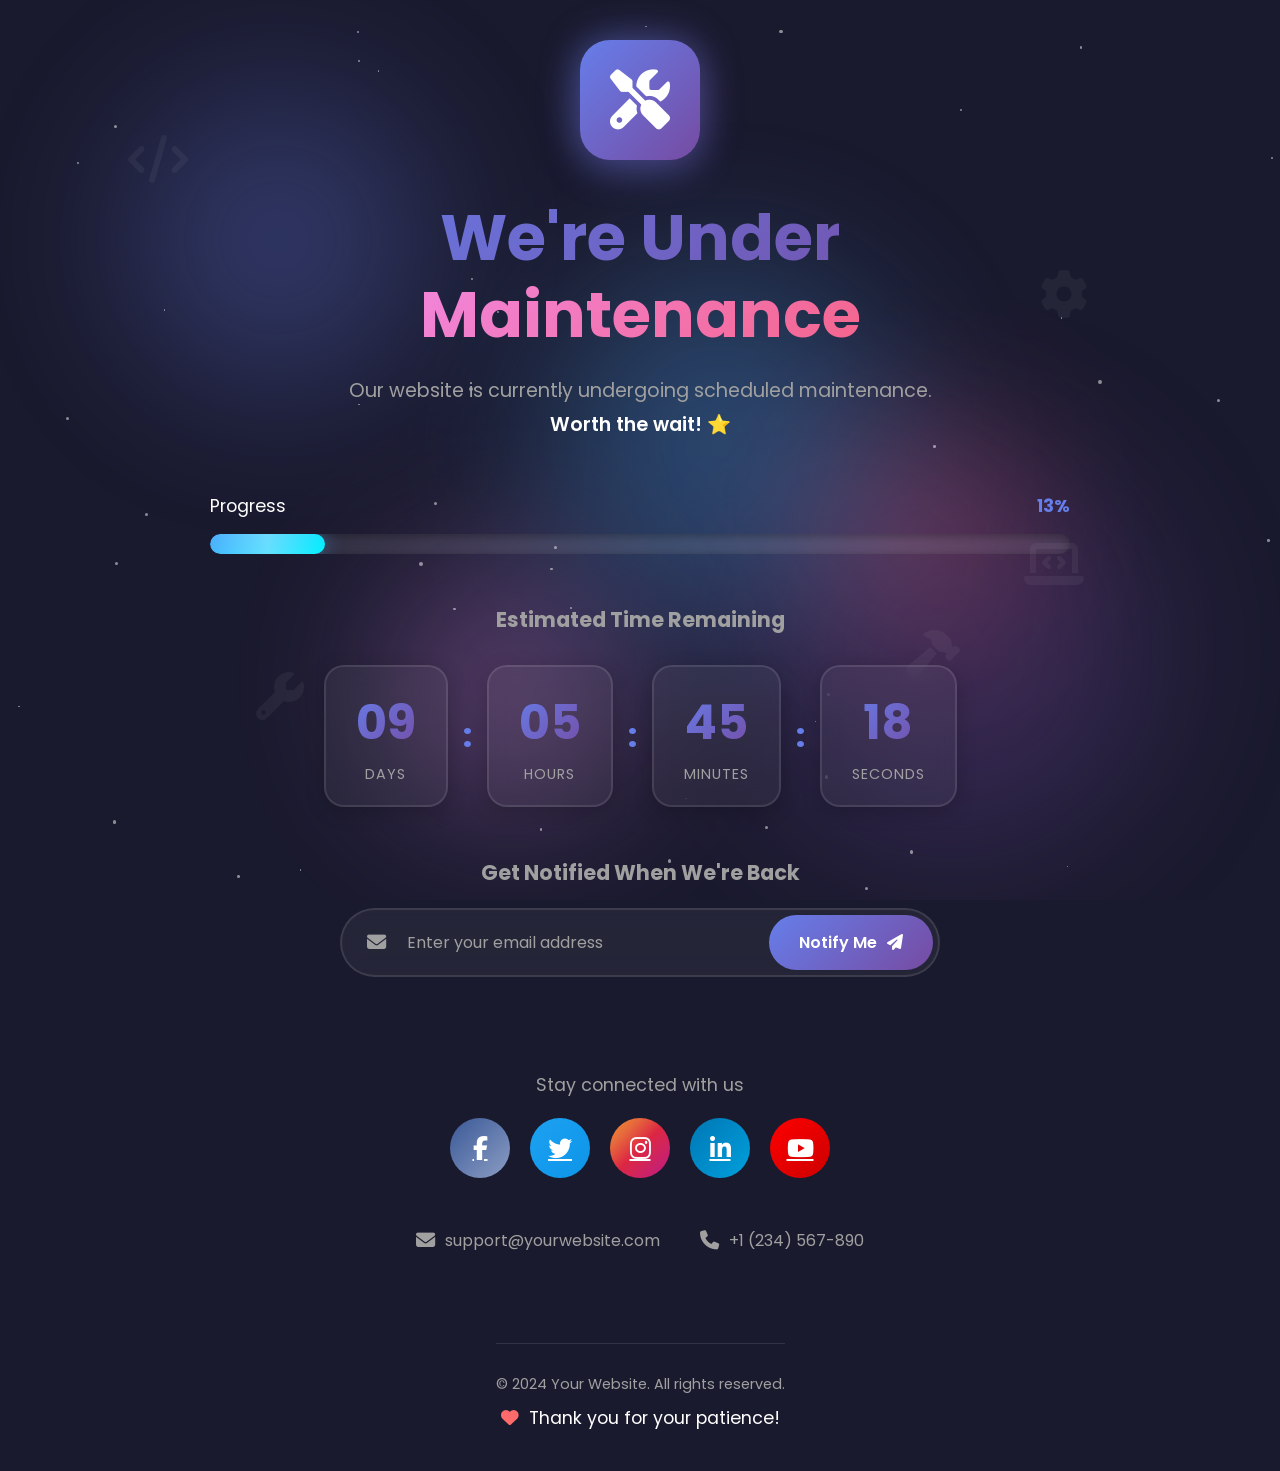
<file: index2.html>
<!DOCTYPE html>
<html lang="en">
<head>
    <meta charset="UTF-8">
    <meta name="viewport" content="width=device-width, initial-scale=1.0">
    <title>Under Maintenance - We'll Be Back Soon!</title>
    <meta name="description" content="Our website is currently under maintenance. We'll be back soon with exciting updates!">
    
    <!-- Favicon -->
    <link rel="icon" type="image/png" href="data:image/svg+xml,<svg xmlns='http://www.w3.org/2000/svg' viewBox='0 0 100 100'><text y='.9em' font-size='90'>🔧</text></svg>">
    
    <!-- Font Awesome -->
    <link rel="stylesheet" href="https://cdnjs.cloudflare.com/ajax/libs/font-awesome/6.4.0/css/all.min.css">
    
    <!-- Google Fonts -->
    <link href="https://fonts.googleapis.com/css2?family=Poppins:wght@300;400;600;700&display=swap" rel="stylesheet">
    
    <!-- Stylesheet -->
    <link rel="stylesheet" href="css/style.css">
</head>
<body>
    <!-- Animated Background -->
    <div class="background">
        <div class="shape shape-1"></div>
        <div class="shape shape-2"></div>
        <div class="shape shape-3"></div>
        <div class="shape shape-4"></div>
        <div class="shape shape-5"></div>
    </div>

    <!-- Particles Background -->
    <div id="particles"></div>

    <!-- Main Container -->
    <div class="container">
        <!-- Logo/Icon Section -->
        <div class="logo-section">
            <div class="construction-icon">
                <i class="fas fa-tools"></i>
            </div>
        </div>

        <!-- Main Content -->
        <div class="content">
            <!-- Heading -->
            <h1 class="main-heading">
                <span class="gradient-text">We're Under</span>
                <span class="highlight">Maintenance</span>
            </h1>

            <!-- Subtitle -->
            <p class="subtitle">
                Our website is currently undergoing scheduled maintenance. 
                <br>
                <span class="emphasis">We'll be back soon with exciting updates!</span>
            </p>

            <!-- Progress Bar -->
            <div class="progress-section">
                <div class="progress-text">
                    <span>Progress</span>
                    <span class="progress-percentage">0%</span>
                </div>
                <div class="progress-bar">
                    <div class="progress-fill" id="progressFill"></div>
                    <div class="progress-glow"></div>
                </div>
            </div>

            <!-- Countdown Timer -->
            <div class="countdown-section">
                <h3>Estimated Time Remaining</h3>
                <div class="countdown">
                    <div class="countdown-item">
                        <div class="countdown-value" id="days">00</div>
                        <div class="countdown-label">Days</div>
                    </div>
                    <div class="countdown-separator">:</div>
                    <div class="countdown-item">
                        <div class="countdown-value" id="hours">00</div>
                        <div class="countdown-label">Hours</div>
                    </div>
                    <div class="countdown-separator">:</div>
                    <div class="countdown-item">
                        <div class="countdown-value" id="minutes">00</div>
                        <div class="countdown-label">Minutes</div>
                    </div>
                    <div class="countdown-separator">:</div>
                    <div class="countdown-item">
                        <div class="countdown-value" id="seconds">00</div>
                        <div class="countdown-label">Seconds</div>
                    </div>
                </div>
            </div>

            <!-- Notify Me Section -->
            <div class="notify-section">
                <h3>Get Notified When We're Back</h3>
                <form class="notify-form" id="notifyForm">
                    <div class="input-group">
                        <i class="fas fa-envelope input-icon"></i>
                        <input 
                            type="email" 
                            id="emailInput" 
                            placeholder="Enter your email address" 
                            required
                        >
                        <button type="submit" class="notify-btn">
                            <span>Notify Me</span>
                            <i class="fas fa-paper-plane"></i>
                        </button>
                    </div>
                </form>
                <div class="form-message" id="formMessage"></div>
            </div>

            <!-- Social Links -->
            <div class="social-section">
                <p>Stay connected with us</p>
                <div class="social-links">
                    <a href="#" class="social-link facebook" title="Facebook">
                        <i class="fab fa-facebook-f"></i>
                    </a>
                    <a href="#" class="social-link twitter" title="Twitter">
                        <i class="fab fa-twitter"></i>
                    </a>
                    <a href="#" class="social-link instagram" title="Instagram">
                        <i class="fab fa-instagram"></i>
                    </a>
                    <a href="#" class="social-link linkedin" title="LinkedIn">
                        <i class="fab fa-linkedin-in"></i>
                    </a>
                    <a href="#" class="social-link youtube" title="YouTube">
                        <i class="fab fa-youtube"></i>
                    </a>
                </div>
            </div>

            <!-- Contact Info -->
            <div class="contact-info">
                <div class="contact-item">
                    <i class="fas fa-envelope"></i>
                    <a href="mailto:support@yourwebsite.com">support@yourwebsite.com</a>
                </div>
                <div class="contact-item">
                    <i class="fas fa-phone"></i>
                    <a href="tel:+1234567890">+1 (234) 567-890</a>
                </div>
            </div>
        </div>

        <!-- Footer -->
        <footer class="footer">
            <p>&copy; 2024 Your Website. All rights reserved.</p>
            <p class="thank-you">
                <i class="fas fa-heart heartbeat"></i>
                Thank you for your patience!
            </p>
        </footer>
    </div>

    <!-- Floating Elements -->
    <div class="floating-icons">
        <i class="fas fa-code floating-icon icon-1"></i>
        <i class="fas fa-laptop-code floating-icon icon-2"></i>
        <i class="fas fa-cog floating-icon icon-3"></i>
        <i class="fas fa-wrench floating-icon icon-4"></i>
        <i class="fas fa-hammer floating-icon icon-5"></i>
    </div>

    <!-- Mouse Follower -->
    <div class="cursor-glow" id="cursorGlow"></div>

    <!-- JavaScript -->
    <script src="js/script.js"></script>
</body>
</html>
</file>
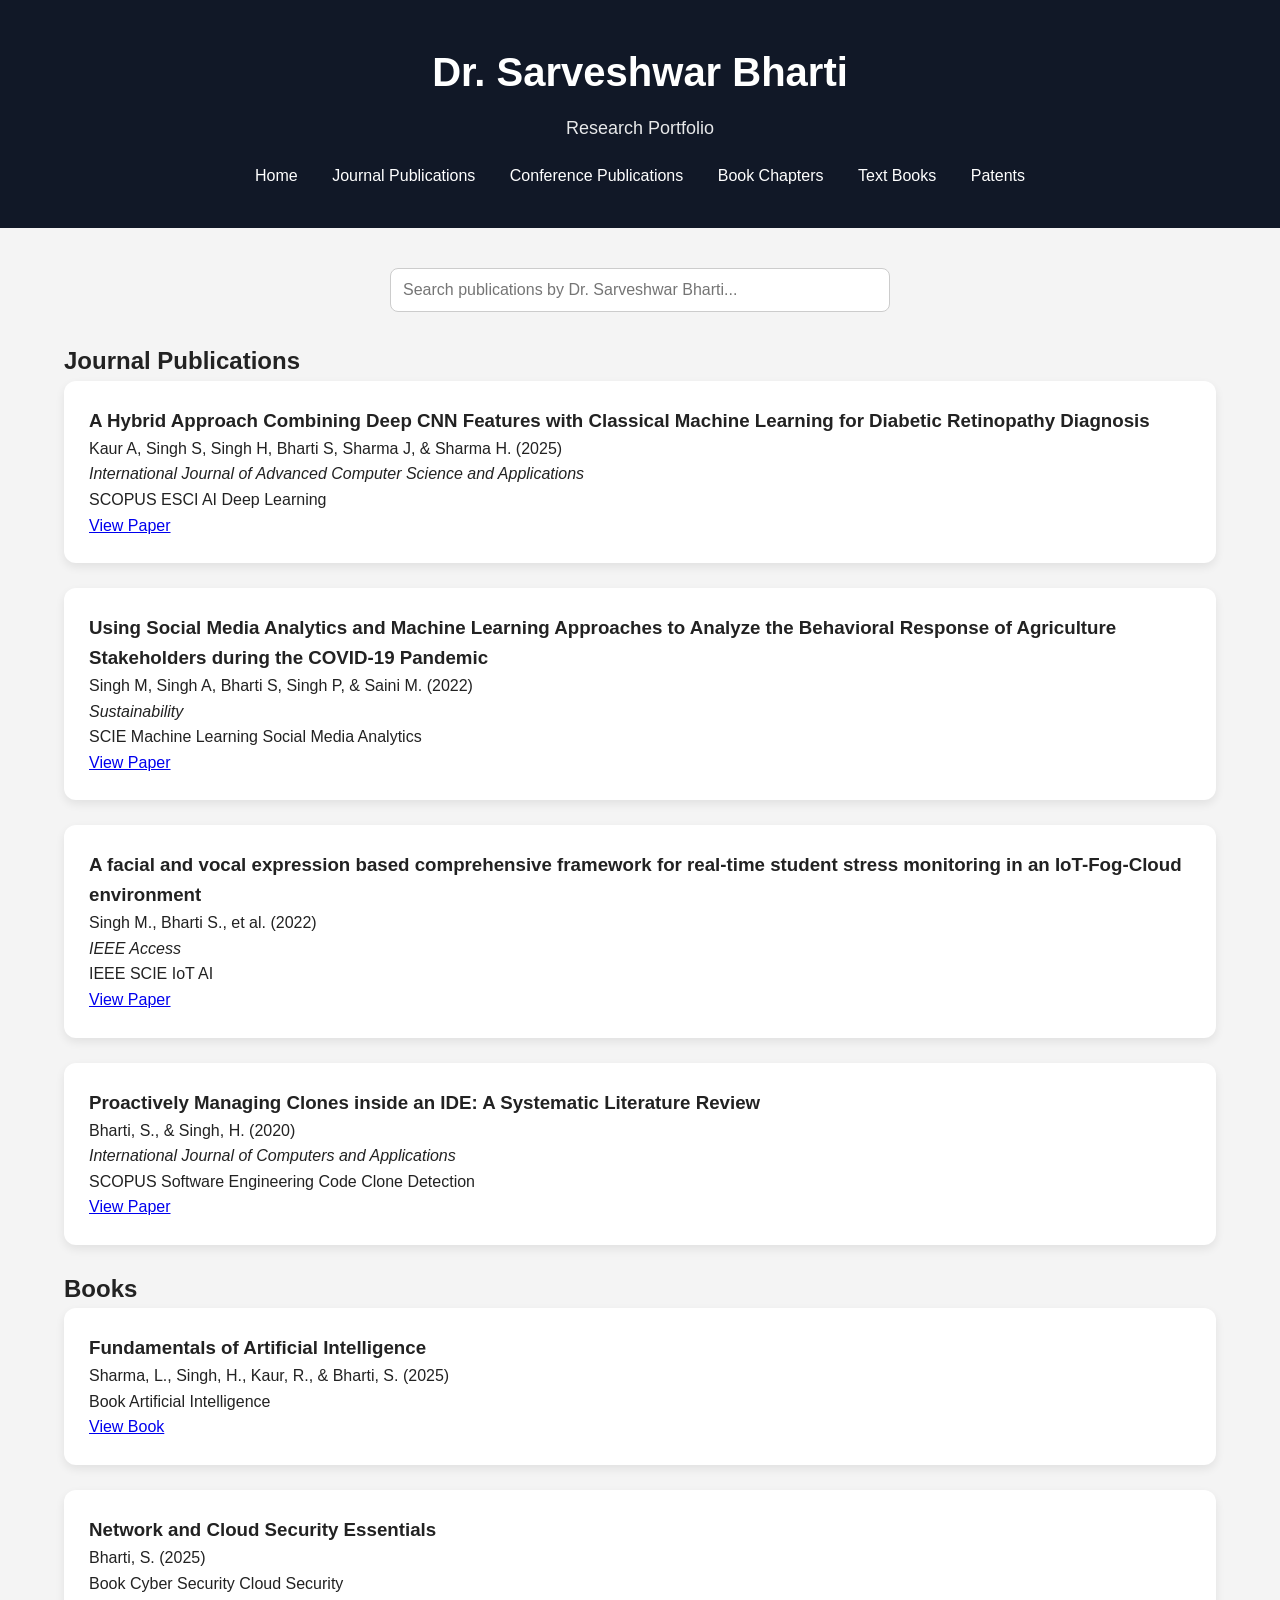
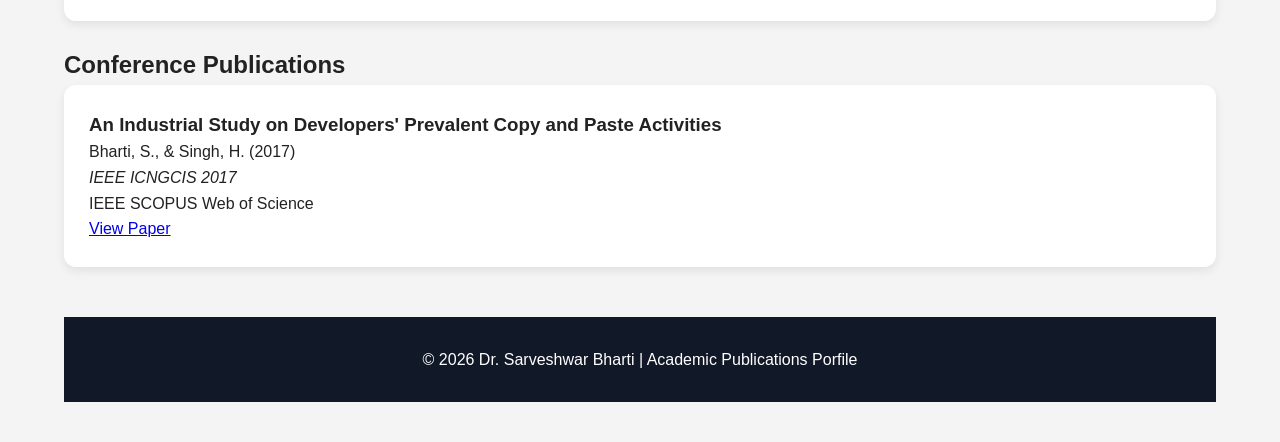
<file: publications.html>
<!DOCTYPE html>
<html lang="en">
<head>
    <meta charset="UTF-8">
    <meta name="viewport" content="width=device-width, initial-scale=1.0">
    <title>Dr. Sarveshwar Bharti - Publications</title>

    <style>

        * {
            margin: 0;
            padding: 0;
            box-sizing: border-box;
            font-family: Arial, sans-serif;
        }

        body {
            background: #f4f4f4;
            color: #222;
            line-height: 1.6;
        }

        header {
            background: #111827;
            color: white;
            padding: 40px 20px;
            text-align: center;
        }

        header h1 {
            font-size: 40px;
            margin-bottom: 10px;
        }

        header p {
            font-size: 18px;
            opacity: 0.9;
        }

        nav {
            margin-top: 20px;
        }

        nav a {
            color: white;
            text-decoration: none;
            margin: 0 15px;
            font-size: 16px;
        }

        .container {
            width: 90%;
            max-width: 1200px;
            margin: 40px auto;
        }

        .search-box {
            margin-bottom: 30px;
            text-align: center;
        }

        .search-box input {
            width: 100%;
            max-width: 500px;
            padding: 12px;
            border: 1px solid #ccc;
            border-radius: 8px;
            font-size: 16px;
        }

        .publication-card {
            background: white;
            padding: 25px;
            margin-bottom: 25px;
            border-radius: 12px;
            box-shadow: 0 4px 10px rgba(0,0,0,0.08);
            transition: 0.3s;
        }

        .publication-card:hover {
            transform: translateY(-5px);
        }

        .publication-title {
            font-size: 24px;
            font-weight: bold;
            margin-bottom: 10px;
            color: #111827;
        }

        .authors {
            color: #444;
            margin-bottom: 10px;
        }

        .journal {
            color: #666;
            font-style: italic;
            margin-bottom: 15px;
        }

        .abstract {
            margin-bottom: 15px;
        }

        .keywords {
            margin-bottom: 15px;
        }

        .keyword {
            display: inline-block;
            background: #dbeafe;
            color: #1e3a8a;
            padding: 6px 12px;
            margin: 5px;
            border-radius: 20px;
            font-size: 14px;
        }

        .btn {
            display: inline-block;
            padding: 10px 18px;
            background: #111827;
            color: white;
            text-decoration: none;
            border-radius: 8px;
        }

        footer {
            text-align: center;
            padding: 30px;
            background: #111827;
            color: white;
            margin-top: 50px;
        }

        @media(max-width: 768px) {

            header h1 {
                font-size: 28px;
            }

            .publication-title {
                font-size: 20px;
            }

        }

    </style>
</head>
<body>

    <header>

        <h1>Dr. Sarveshwar Bharti</h1>

        <p>Research Portfolio</p>

        <nav>
            <a href="index.html">Home</a>
            <a href="#journal">Journal Publications</a>
            <a href="#conference">Conference Publications</a>
            <a href="#bookchapters">Book Chapters</a>
            <a href="#textbooks">Text Books</a>
            <a href="#patents">Patents</a>
        </nav>

    </header>


    <div class="container">

        <div class="search-box">
            <input type="text" id="searchInput" placeholder="Search publications by Dr. Sarveshwar Bharti...">
        </div>


        <section class="publications-section">

    <h2 id="journal">Journal Publications</h2>

    <div class="publication-card" >

        <h3>
            A Hybrid Approach Combining Deep CNN Features with Classical Machine Learning for Diabetic Retinopathy Diagnosis
        </h3>

        <p>
            Kaur A, Singh S, Singh H, Bharti S, Sharma J, & Sharma H. (2025)
        </p>

        <p>
            <i>
                International Journal of Advanced Computer Science and Applications
            </i>
        </p>

        <div class="tags">
            <span>SCOPUS</span>
            <span>ESCI</span>
            <span>AI</span>
            <span>Deep Learning</span>
        </div>

        <a href="http://dx.doi.org/10.14569/IJACSA.2025.0160827"
           target="_blank"
           class="pub-btn">
            View Paper
        </a>

    </div>


    <div class="publication-card">

        <h3>
            Using Social Media Analytics and Machine Learning Approaches to Analyze the Behavioral Response of Agriculture Stakeholders during the COVID-19 Pandemic
        </h3>

        <p>
            Singh M, Singh A, Bharti S, Singh P, & Saini M. (2022)
        </p>

        <p>
            <i>Sustainability</i>
        </p>

        <div class="tags">
            <span>SCIE</span>
            <span>Machine Learning</span>
            <span>Social Media Analytics</span>
        </div>

        <a href="https://doi.org/10.3390/su142316174"
           target="_blank"
           class="pub-btn">
            View Paper
        </a>

    </div>


    <div class="publication-card">

        <h3>
            A facial and vocal expression based comprehensive framework for real-time student stress monitoring in an IoT-Fog-Cloud environment
        </h3>

        <p>
            Singh M., Bharti S., et al. (2022)
        </p>

        <p>
            <i>IEEE Access</i>
        </p>

        <div class="tags">
            <span>IEEE</span>
            <span>SCIE</span>
            <span>IoT</span>
            <span>AI</span>
        </div>

        <a href="https://doi.org/10.1109/ACCESS.2022.3183077"
           target="_blank"
           class="pub-btn">
            View Paper
        </a>

    </div>


    <div class="publication-card">

        <h3>
            Proactively Managing Clones inside an IDE: A Systematic Literature Review
        </h3>

        <p>
            Bharti, S., & Singh, H. (2020)
        </p>

        <p>
            <i>International Journal of Computers and Applications</i>
        </p>

        <div class="tags">
            <span>SCOPUS</span>
            <span>Software Engineering</span>
            <span>Code Clone Detection</span>
        </div>

        <a href="https://doi.org/10.1080/1206212X.2020.1720952"
           target="_blank"
           class="pub-btn">
            View Paper
        </a>

    </div>


    <h2 id="textbooks">Books</h2>

    <div class="publication-card">

        <h3>
            Fundamentals of Artificial Intelligence
        </h3>

        <p>
            Sharma, L., Singh, H., Kaur, R., & Bharti, S. (2025)
        </p>

        <div class="tags">
            <span>Book</span>
            <span>Artificial Intelligence</span>
        </div>

        <a href="https://bookbytesinternational.com/fundamentals-of-artificial-intelligence/"
           target="_blank"
           class="pub-btn">
            View Book
        </a>

    </div>


    <div class="publication-card">

        <h3>
            Network and Cloud Security Essentials
        </h3>

        <p>
            Bharti, S. (2025)
        </p>

        <div class="tags">
            <span>Book</span>
            <span>Cyber Security</span>
            <span>Cloud Security</span>
        </div>

    </div>


    <h2 id="conference">Conference Publications</h2>

    <div class="publication-card">

        <h3>
            An Industrial Study on Developers' Prevalent Copy and Paste Activities
        </h3>

        <p>
            Bharti, S., & Singh, H. (2017)
        </p>

        <p>
            <i>IEEE ICNGCIS 2017</i>
        </p>

        <div class="tags">
            <span>IEEE</span>
            <span>SCOPUS</span>
            <span>Web of Science</span>
        </div>

        <a href="https://doi.org/10.1109/ICNGCIS.2017.16"
           target="_blank"
           class="pub-btn">
            View Paper
        </a>

    </div>

</section>

    <footer>
        © 2026 Dr. Sarveshwar Bharti | Academic Publications Porfile
    </footer>


    <script>

        const searchInput = document.getElementById('searchInput');

        searchInput.addEventListener('keyup', function() {

            const filter = searchInput.value.toLowerCase();

            const cards = document.querySelectorAll('.publication-card');

            cards.forEach(card => {

                const text = card.innerText.toLowerCase();

                if(text.includes(filter)) {
                    card.style.display = 'block';
                }
                else {
                    card.style.display = 'none';
                }

            });

        });

    </script>

</body>
</html>
</file>
<file: css/style.css>
/* ===================================
   CSS Variables
   =================================== */
:root {
    --primary-color: #667eea;
    --secondary-color: #764ba2;
    --accent-color: #f093fb;
    --dark-bg: #1a1a2e;
    --light-text: #ffffff;
    --gray-text: #a0a0a0;
    --success-color: #00d4aa;
    --error-color: #ff6b6b;
    --warning-color: #ffd93d;
    
    --gradient-1: linear-gradient(135deg, #667eea 0%, #764ba2 100%);
    --gradient-2: linear-gradient(135deg, #f093fb 0%, #f5576c 100%);
    --gradient-3: linear-gradient(135deg, #4facfe 0%, #00f2fe 100%);
    
    --shadow-1: 0 10px 40px rgba(102, 126, 234, 0.3);
    --shadow-2: 0 5px 20px rgba(0, 0, 0, 0.2);
}

/* ===================================
   Reset & Base Styles
   =================================== */
* {
    margin: 0;
    padding: 0;
    box-sizing: border-box;
}

body {
    font-family: 'Poppins', sans-serif;
    background: var(--dark-bg);
    color: var(--light-text);
    overflow-x: hidden;
    min-height: 100vh;
    position: relative;
}

/* ===================================
   Animated Background
   =================================== */
.background {
    position: fixed;
    top: 0;
    left: 0;
    width: 100%;
    height: 100%;
    z-index: -2;
    overflow: hidden;
}

.shape {
    position: absolute;
    border-radius: 50%;
    filter: blur(80px);
    opacity: 0.3;
    animation: float 20s infinite ease-in-out;
}

.shape-1 {
    width: 300px;
    height: 300px;
    background: var(--primary-color);
    top: 10%;
    left: 10%;
    animation-delay: 0s;
}

.shape-2 {
    width: 400px;
    height: 400px;
    background: var(--secondary-color);
    top: 50%;
    right: 10%;
    animation-delay: 3s;
}

.shape-3 {
    width: 250px;
    height: 250px;
    background: var(--accent-color);
    bottom: 10%;
    left: 30%;
    animation-delay: 6s;
}

.shape-4 {
    width: 350px;
    height: 350px;
    background: #4facfe;
    top: 30%;
    right: 30%;
    animation-delay: 9s;
}

.shape-5 {
    width: 200px;
    height: 200px;
    background: #f5576c;
    bottom: 30%;
    right: 20%;
    animation-delay: 12s;
}

@keyframes float {
    0%, 100% {
        transform: translate(0, 0) scale(1);
    }
    25% {
        transform: translate(50px, 50px) scale(1.1);
    }
    50% {
        transform: translate(-30px, 80px) scale(0.9);
    }
    75% {
        transform: translate(70px, -40px) scale(1.05);
    }
}

/* ===================================
   Particles Background
   =================================== */
#particles {
    position: fixed;
    top: 0;
    left: 0;
    width: 100%;
    height: 100%;
    z-index: -1;
    pointer-events: none;
}

/* ===================================
   Container
   =================================== */
.container {
    max-width: 900px;
    margin: 0 auto;
    padding: 40px 20px;
    min-height: 100vh;
    display: flex;
    flex-direction: column;
    justify-content: center;
    align-items: center;
    position: relative;
    z-index: 1;
}

/* ===================================
   Logo Section
   =================================== */
.logo-section {
    margin-bottom: 40px;
    animation: fadeInDown 1s ease-out;
}

.construction-icon {
    width: 120px;
    height: 120px;
    background: var(--gradient-1);
    border-radius: 30px;
    display: flex;
    align-items: center;
    justify-content: center;
    box-shadow: var(--shadow-1);
    animation: bounce 2s infinite;
    position: relative;
}

.construction-icon::before {
    content: '';
    position: absolute;
    width: 100%;
    height: 100%;
    border-radius: 30px;
    background: var(--gradient-1);
    filter: blur(20px);
    opacity: 0.5;
    z-index: -1;
}

.construction-icon i {
    font-size: 60px;
    color: white;
    animation: spin 3s linear infinite;
}

@keyframes bounce {
    0%, 100% {
        transform: translateY(0);
    }
    50% {
        transform: translateY(-20px);
    }
}

@keyframes spin {
    0% {
        transform: rotate(0deg);
    }
    100% {
        transform: rotate(360deg);
    }
}

/* ===================================
   Content
   =================================== */
.content {
    text-align: center;
    width: 100%;
    animation: fadeInUp 1s ease-out;
}

/* ===================================
   Headings
   =================================== */
.main-heading {
    font-size: 4rem;
    font-weight: 700;
    margin-bottom: 20px;
    line-height: 1.2;
}

.gradient-text {
    background: var(--gradient-1);
    -webkit-background-clip: text;
    -webkit-text-fill-color: transparent;
    background-clip: text;
    display: block;
}

.highlight {
    background: var(--gradient-2);
    -webkit-background-clip: text;
    -webkit-text-fill-color: transparent;
    background-clip: text;
    display: block;
    animation: glow 2s ease-in-out infinite;
}

@keyframes glow {
    0%, 100% {
        filter: brightness(1);
    }
    50% {
        filter: brightness(1.3);
    }
}

.subtitle {
    font-size: 1.2rem;
    color: var(--gray-text);
    margin-bottom: 40px;
    line-height: 1.8;
}

.emphasis {
    color: var(--light-text);
    font-weight: 600;
}

/* ===================================
   Progress Section
   =================================== */
.progress-section {
    margin: 50px 0;
}

.progress-text {
    display: flex;
    justify-content: space-between;
    margin-bottom: 15px;
    font-size: 1.1rem;
}

.progress-percentage {
    font-weight: 700;
    color: var(--primary-color);
}

.progress-bar {
    width: 100%;
    height: 20px;
    background: rgba(255, 255, 255, 0.1);
    border-radius: 50px;
    overflow: hidden;
    position: relative;
    box-shadow: inset 0 2px 10px rgba(0, 0, 0, 0.3);
}

.progress-fill {
    height: 100%;
    background: var(--gradient-3);
    border-radius: 50px;
    width: 0%;
    transition: width 0.5s ease;
    position: relative;
    box-shadow: 0 0 20px rgba(79, 172, 254, 0.5);
}

.progress-fill::after {
    content: '';
    position: absolute;
    top: 0;
    left: 0;
    bottom: 0;
    right: 0;
    background: linear-gradient(
        90deg,
        transparent,
        rgba(255, 255, 255, 0.3),
        transparent
    );
    animation: shimmer 2s infinite;
}

@keyframes shimmer {
    0% {
        transform: translateX(-100%);
    }
    100% {
        transform: translateX(100%);
    }
}

/* ===================================
   Countdown Timer
   =================================== */
.countdown-section {
    margin: 50px 0;
}

.countdown-section h3 {
    font-size: 1.3rem;
    margin-bottom: 30px;
    color: var(--gray-text);
}

.countdown {
    display: flex;
    justify-content: center;
    align-items: center;
    gap: 15px;
    flex-wrap: wrap;
}

.countdown-item {
    background: rgba(255, 255, 255, 0.05);
    backdrop-filter: blur(10px);
    border: 2px solid rgba(255, 255, 255, 0.1);
    border-radius: 20px;
    padding: 20px 30px;
    min-width: 100px;
    box-shadow: var(--shadow-2);
    transition: all 0.3s ease;
}

.countdown-item:hover {
    transform: translateY(-5px);
    box-shadow: var(--shadow-1);
    border-color: var(--primary-color);
}

.countdown-value {
    font-size: 3rem;
    font-weight: 700;
    background: var(--gradient-1);
    -webkit-background-clip: text;
    -webkit-text-fill-color: transparent;
    background-clip: text;
}

.countdown-label {
    font-size: 0.9rem;
    color: var(--gray-text);
    margin-top: 5px;
    text-transform: uppercase;
    letter-spacing: 1px;
}

.countdown-separator {
    font-size: 2rem;
    color: var(--primary-color);
    font-weight: 700;
}

/* ===================================
   Notify Section
   =================================== */
.notify-section {
    margin: 50px 0;
}

.notify-section h3 {
    font-size: 1.3rem;
    margin-bottom: 20px;
    color: var(--gray-text);
}

.notify-form {
    max-width: 600px;
    margin: 0 auto;
}

.input-group {
    position: relative;
    display: flex;
    align-items: center;
    background: rgba(255, 255, 255, 0.05);
    backdrop-filter: blur(10px);
    border: 2px solid rgba(255, 255, 255, 0.1);
    border-radius: 50px;
    padding: 5px;
    transition: all 0.3s ease;
}

.input-group:focus-within {
    border-color: var(--primary-color);
    box-shadow: var(--shadow-1);
}

.input-icon {
    position: absolute;
    left: 25px;
    color: var(--gray-text);
    font-size: 1.2rem;
}

.input-group input {
    flex: 1;
    border: none;
    background: transparent;
    color: var(--light-text);
    font-size: 1rem;
    padding: 15px 20px 15px 60px;
    outline: none;
    font-family: 'Poppins', sans-serif;
}

.input-group input::placeholder {
    color: var(--gray-text);
}

.notify-btn {
    background: var(--gradient-1);
    border: none;
    color: white;
    padding: 15px 30px;
    border-radius: 50px;
    font-size: 1rem;
    font-weight: 600;
    cursor: pointer;
    display: flex;
    align-items: center;
    gap: 10px;
    transition: all 0.3s ease;
    font-family: 'Poppins', sans-serif;
    white-space: nowrap;
}

.notify-btn:hover {
    transform: translateX(5px);
    box-shadow: var(--shadow-1);
}

.notify-btn i {
    transition: transform 0.3s ease;
}

.notify-btn:hover i {
    transform: translateX(5px);
}

.form-message {
    margin-top: 15px;
    padding: 15px;
    border-radius: 10px;
    font-size: 0.95rem;
    text-align: center;
    opacity: 0;
    transform: translateY(-10px);
    transition: all 0.3s ease;
}

.form-message.show {
    opacity: 1;
    transform: translateY(0);
}

.form-message.success {
    background: rgba(0, 212, 170, 0.2);
    border: 1px solid var(--success-color);
    color: var(--success-color);
}

.form-message.error {
    background: rgba(255, 107, 107, 0.2);
    border: 1px solid var(--error-color);
    color: var(--error-color);
}

/* ===================================
   Social Section
   =================================== */
.social-section {
    margin: 50px 0;
}

.social-section p {
    color: var(--gray-text);
    margin-bottom: 20px;
    font-size: 1.1rem;
}

.social-links {
    display: flex;
    justify-content: center;
    gap: 20px;
    flex-wrap: wrap;
}

.social-link {
    width: 60px;
    height: 60px;
    border-radius: 50%;
    display: flex;
    align-items: center;
    justify-content: center;
    font-size: 1.5rem;
    color: white;
    transition: all 0.3s ease;
    position: relative;
    overflow: hidden;
}

.social-link::before {
    content: '';
    position: absolute;
    top: 0;
    left: 0;
    width: 100%;
    height: 100%;
    background: inherit;
    filter: blur(10px);
    opacity: 0;
    transition: opacity 0.3s ease;
    z-index: -1;
}

.social-link:hover::before {
    opacity: 1;
}

.social-link:hover {
    transform: translateY(-10px) scale(1.1);
}

.facebook {
    background: linear-gradient(135deg, #3b5998, #8b9dc3);
}

.twitter {
    background: linear-gradient(135deg, #1da1f2, #0d95e8);
}

.instagram {
    background: linear-gradient(135deg, #f09433, #e6683c, #dc2743, #cc2366, #bc1888);
}

.linkedin {
    background: linear-gradient(135deg, #0077b5, #00a0dc);
}

.youtube {
    background: linear-gradient(135deg, #ff0000, #cc0000);
}

/* ===================================
   Contact Info
   =================================== */
.contact-info {
    margin: 30px 0;
    display: flex;
    justify-content: center;
    gap: 40px;
    flex-wrap: wrap;
}

.contact-item {
    display: flex;
    align-items: center;
    gap: 10px;
    color: var(--gray-text);
    transition: all 0.3s ease;
}

.contact-item:hover {
    color: var(--primary-color);
}

.contact-item i {
    font-size: 1.2rem;
}

.contact-item a {
    color: inherit;
    text-decoration: none;
    transition: color 0.3s ease;
}

.contact-item a:hover {
    color: var(--primary-color);
}

/* ===================================
   Footer
   =================================== */
.footer {
    margin-top: 60px;
    padding-top: 30px;
    border-top: 1px solid rgba(255, 255, 255, 0.1);
    text-align: center;
    color: var(--gray-text);
    font-size: 0.9rem;
}

.thank-you {
    margin-top: 10px;
    font-size: 1.1rem;
    color: var(--light-text);
    display: flex;
    align-items: center;
    justify-content: center;
    gap: 10px;
}

.heartbeat {
    color: #ff6b6b;
    animation: heartbeat 1.5s infinite;
}

@keyframes heartbeat {
    0%, 100% {
        transform: scale(1);
    }
    25% {
        transform: scale(1.3);
    }
    50% {
        transform: scale(1);
    }
}

/* ===================================
   Floating Icons
   =================================== */
.floating-icons {
    position: fixed;
    top: 0;
    left: 0;
    width: 100%;
    height: 100%;
    pointer-events: none;
    z-index: 0;
}

.floating-icon {
    position: absolute;
    font-size: 3rem;
    color: rgba(255, 255, 255, 0.05);
    animation: float-random 15s infinite ease-in-out;
}

.icon-1 {
    top: 15%;
    left: 10%;
    animation-delay: 0s;
}

.icon-2 {
    top: 60%;
    left: 80%;
    animation-delay: 3s;
}

.icon-3 {
    top: 30%;
    right: 15%;
    animation-delay: 6s;
}

.icon-4 {
    bottom: 20%;
    left: 20%;
    animation-delay: 9s;
}

.icon-5 {
    top: 70%;
    right: 25%;
    animation-delay: 12s;
}

@keyframes float-random {
    0%, 100% {
        transform: translate(0, 0) rotate(0deg);
    }
    25% {
        transform: translate(30px, -30px) rotate(90deg);
    }
    50% {
        transform: translate(-20px, 40px) rotate(180deg);
    }
    75% {
        transform: translate(50px, 20px) rotate(270deg);
    }
}

/* ===================================
   Cursor Glow
   =================================== */
.cursor-glow {
    position: fixed;
    width: 20px;
    height: 20px;
    border-radius: 50%;
    background: var(--primary-color);
    pointer-events: none;
    mix-blend-mode: screen;
    filter: blur(15px);
    opacity: 0;
    transition: opacity 0.3s ease;
    z-index: 9999;
}

/* ===================================
   Animations
   =================================== */
@keyframes fadeInDown {
    from {
        opacity: 0;
        transform: translateY(-50px);
    }
    to {
        opacity: 1;
        transform: translateY(0);
    }
}

@keyframes fadeInUp {
    from {
        opacity: 0;
        transform: translateY(50px);
    }
    to {
        opacity: 1;
        transform: translateY(0);
    }
}

/* ===================================
   Responsive Design
   =================================== */
@media (max-width: 768px) {
    .main-heading {
        font-size: 2.5rem;
    }
    
    .subtitle {
        font-size: 1rem;
    }
    
    .construction-icon {
        width: 100px;
        height: 100px;
    }
    
    .construction-icon i {
        font-size: 50px;
    }
    
    .countdown-item {
        padding: 15px 20px;
        min-width: 80px;
    }
    
    .countdown-value {
        font-size: 2rem;
    }
    
    .countdown-separator {
        font-size: 1.5rem;
    }
    
    .input-group {
        flex-direction: column;
        border-radius: 20px;
        padding: 10px;
    }
    
    .input-group input {
        padding: 15px 20px;
        text-align: center;
    }
    
    .input-icon {
        display: none;
    }
    
    .notify-btn {
        width: 100%;
        justify-content: center;
        margin-top: 10px;
    }
    
    .contact-info {
        flex-direction: column;
        gap: 20px;
    }
    
    .social-link {
        width: 50px;
        height: 50px;
        font-size: 1.2rem;
    }
}

@media (max-width: 480px) {
    .main-heading {
        font-size: 2rem;
    }
    
    .countdown {
        gap: 10px;
    }
    
    .countdown-item {
        padding: 10px 15px;
        min-width: 70px;
    }
    
    .countdown-value {
        font-size: 1.5rem;
    }
    
    .countdown-label {
        font-size: 0.7rem;
    }
    
    .shape {
        filter: blur(60px);
    }
}

/* ===================================
   Loading Animation
   =================================== */
@keyframes pulse {
    0%, 100% {
        opacity: 1;
    }
    50% {
        opacity: 0.5;
    }
}
</file>
